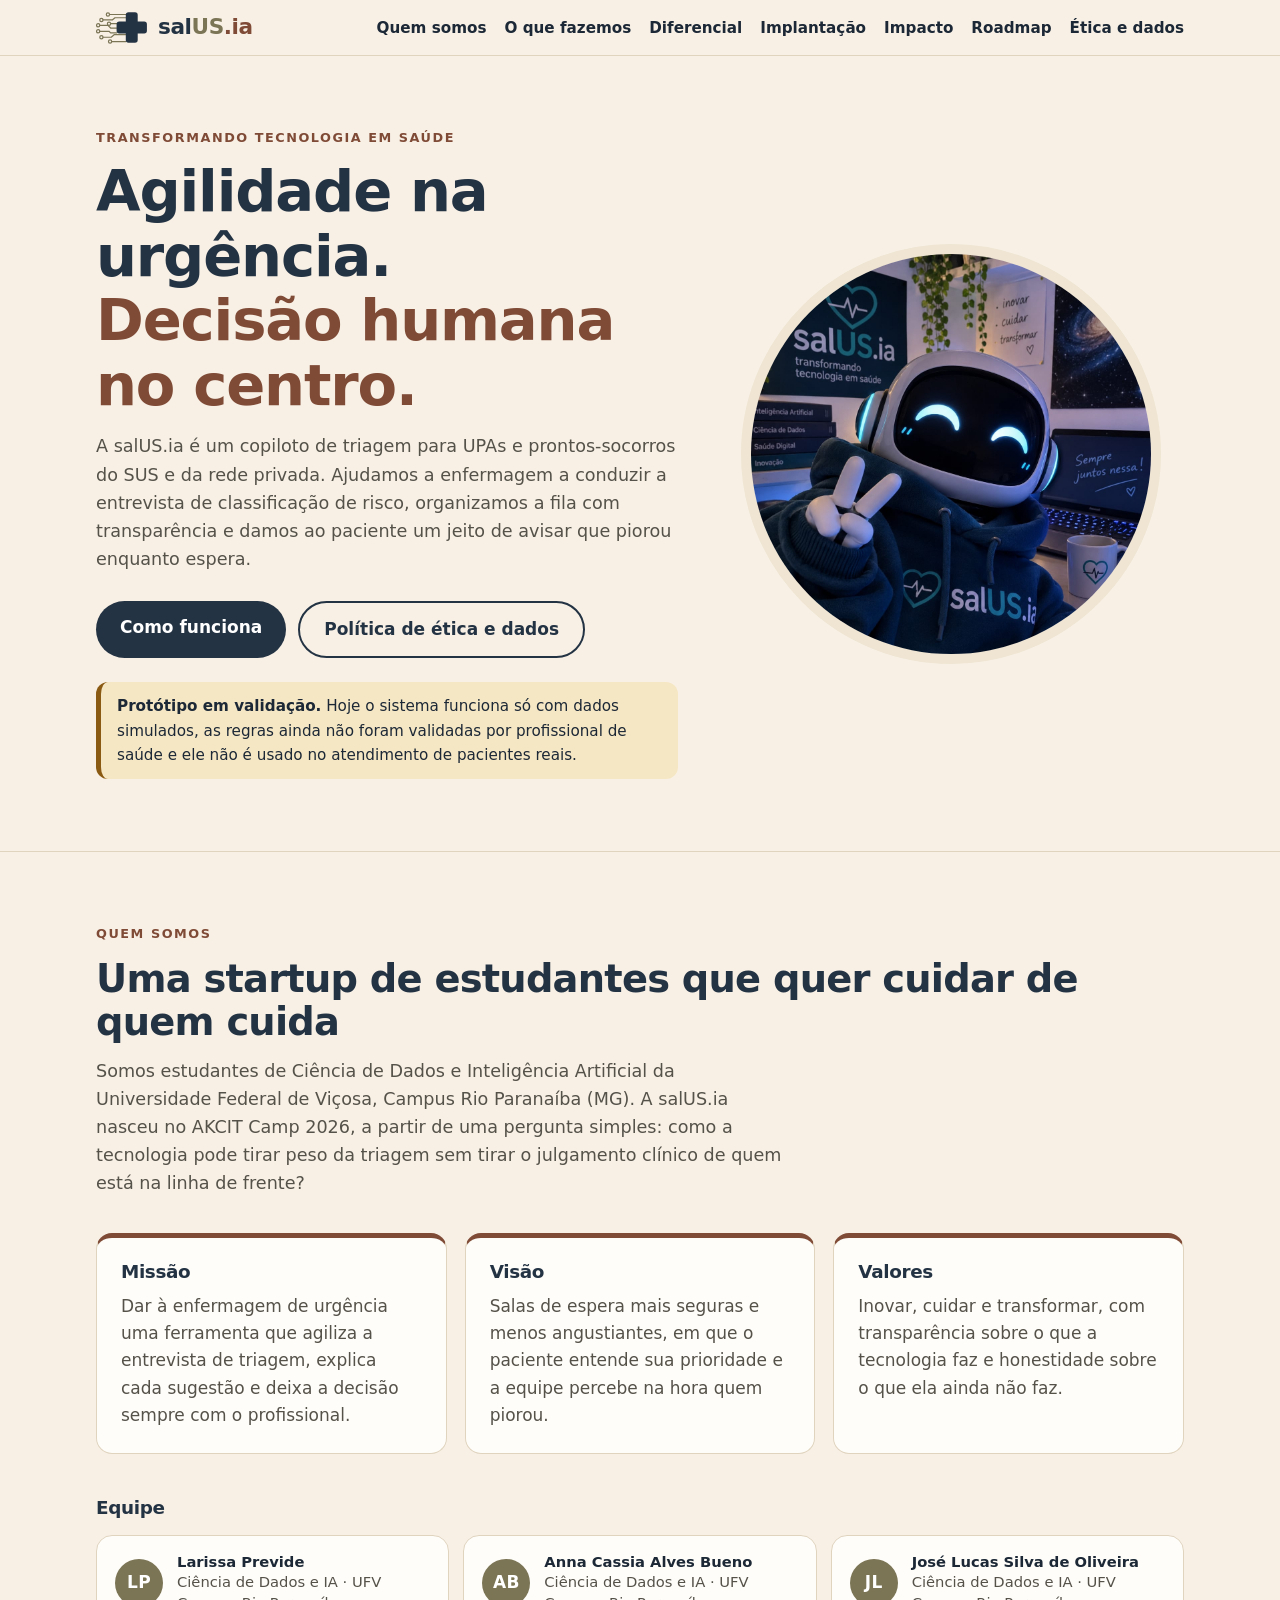
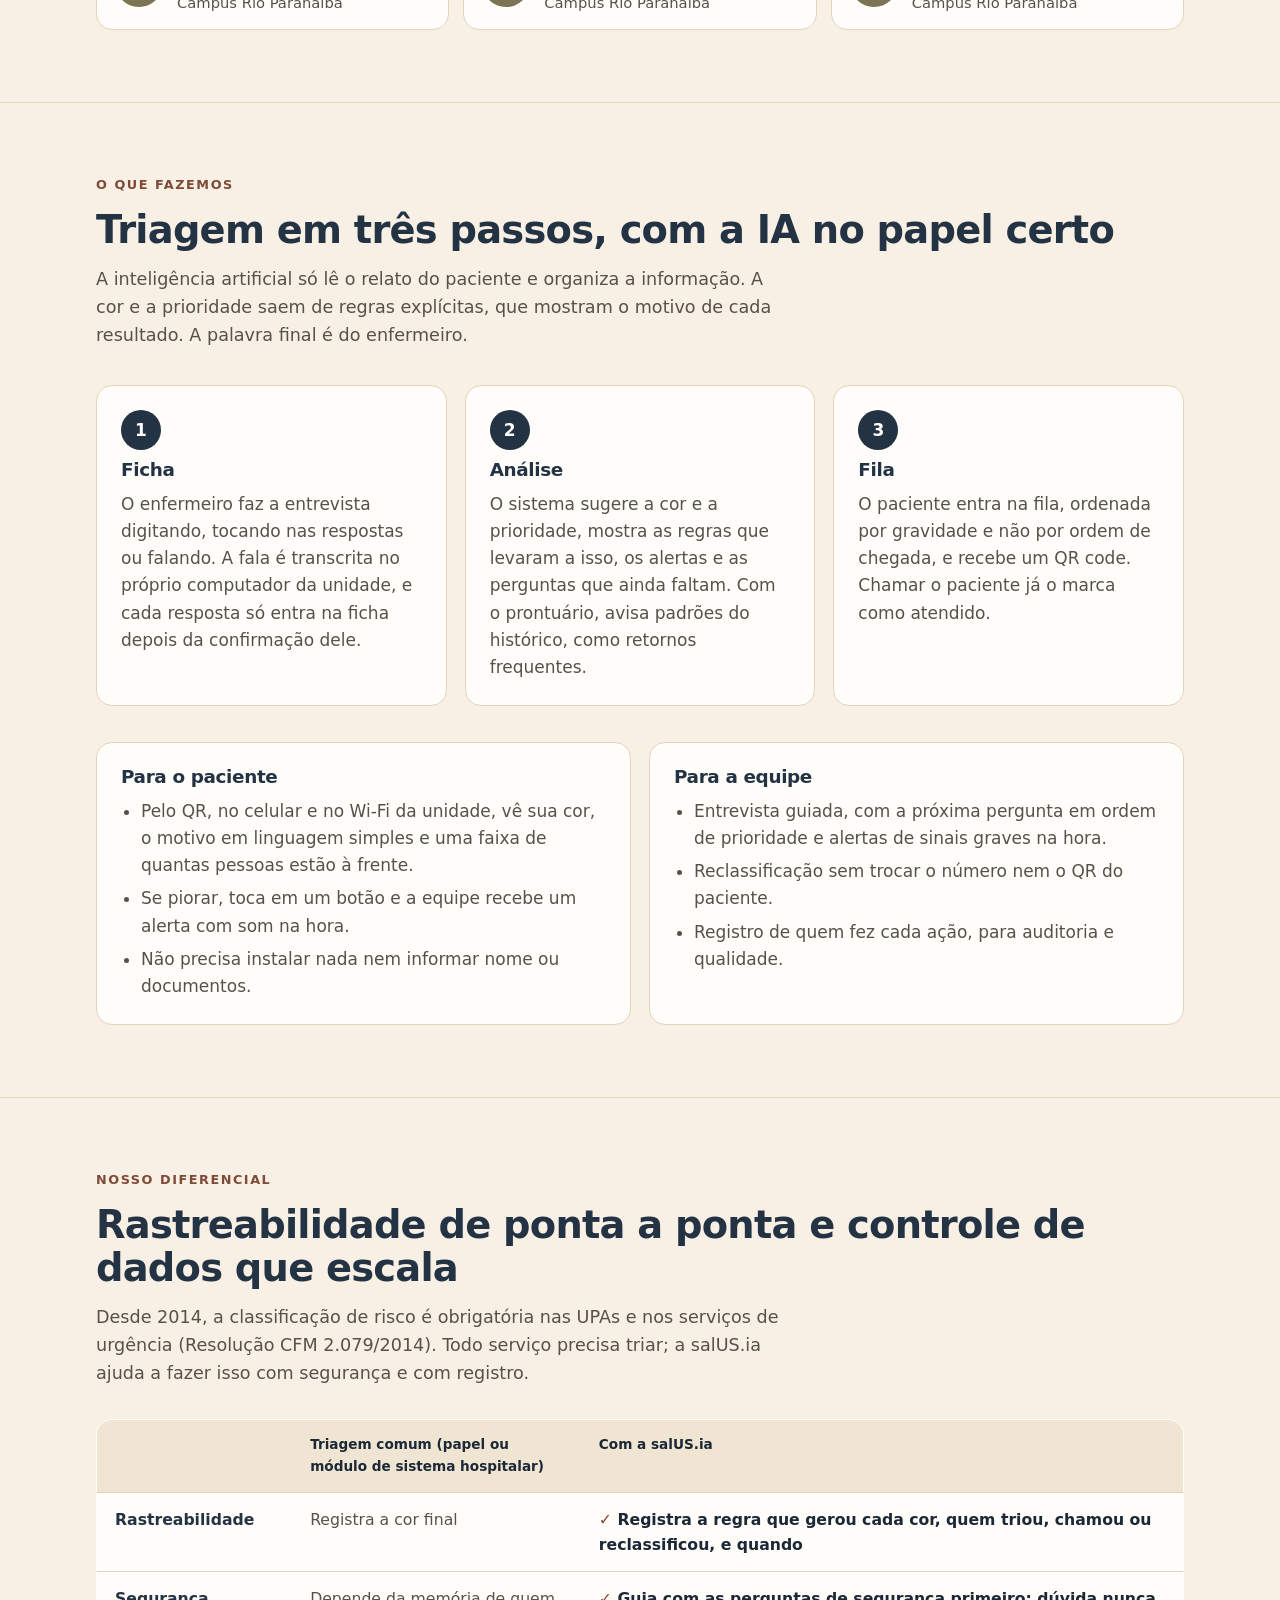
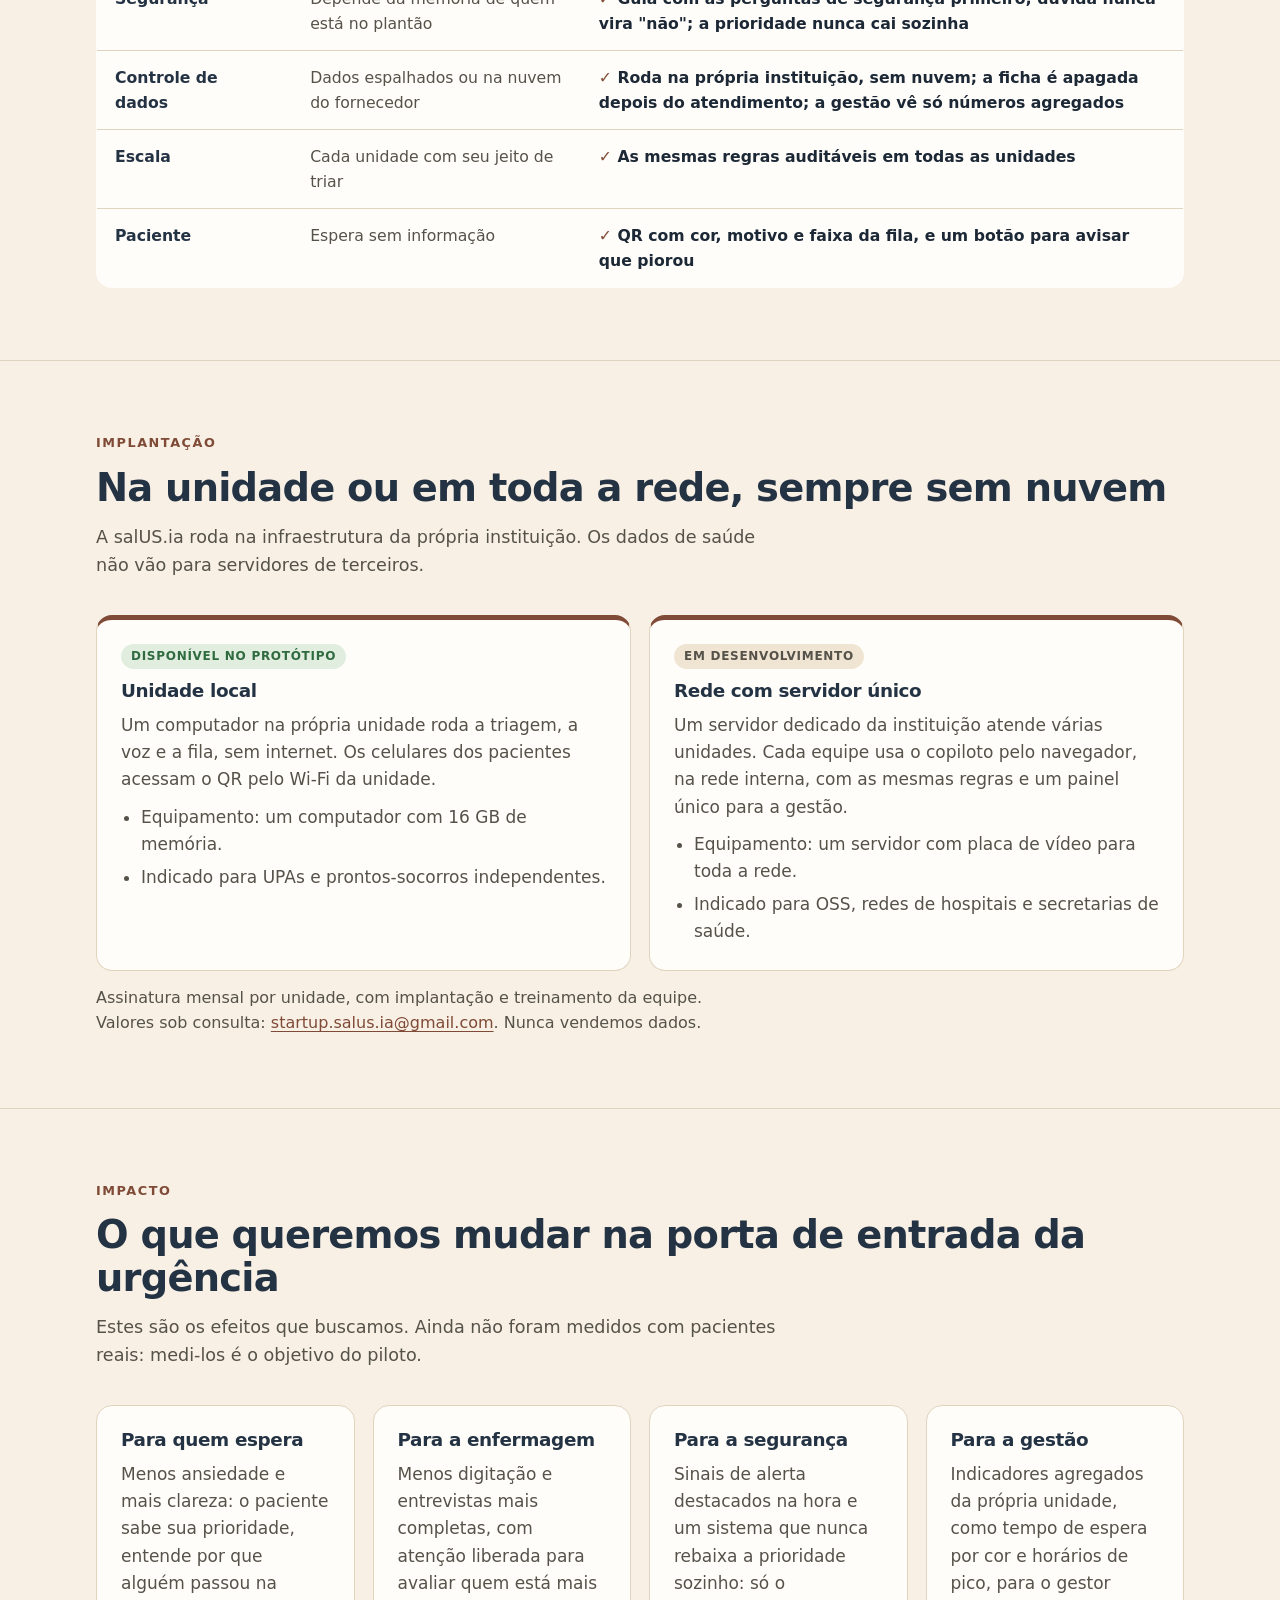
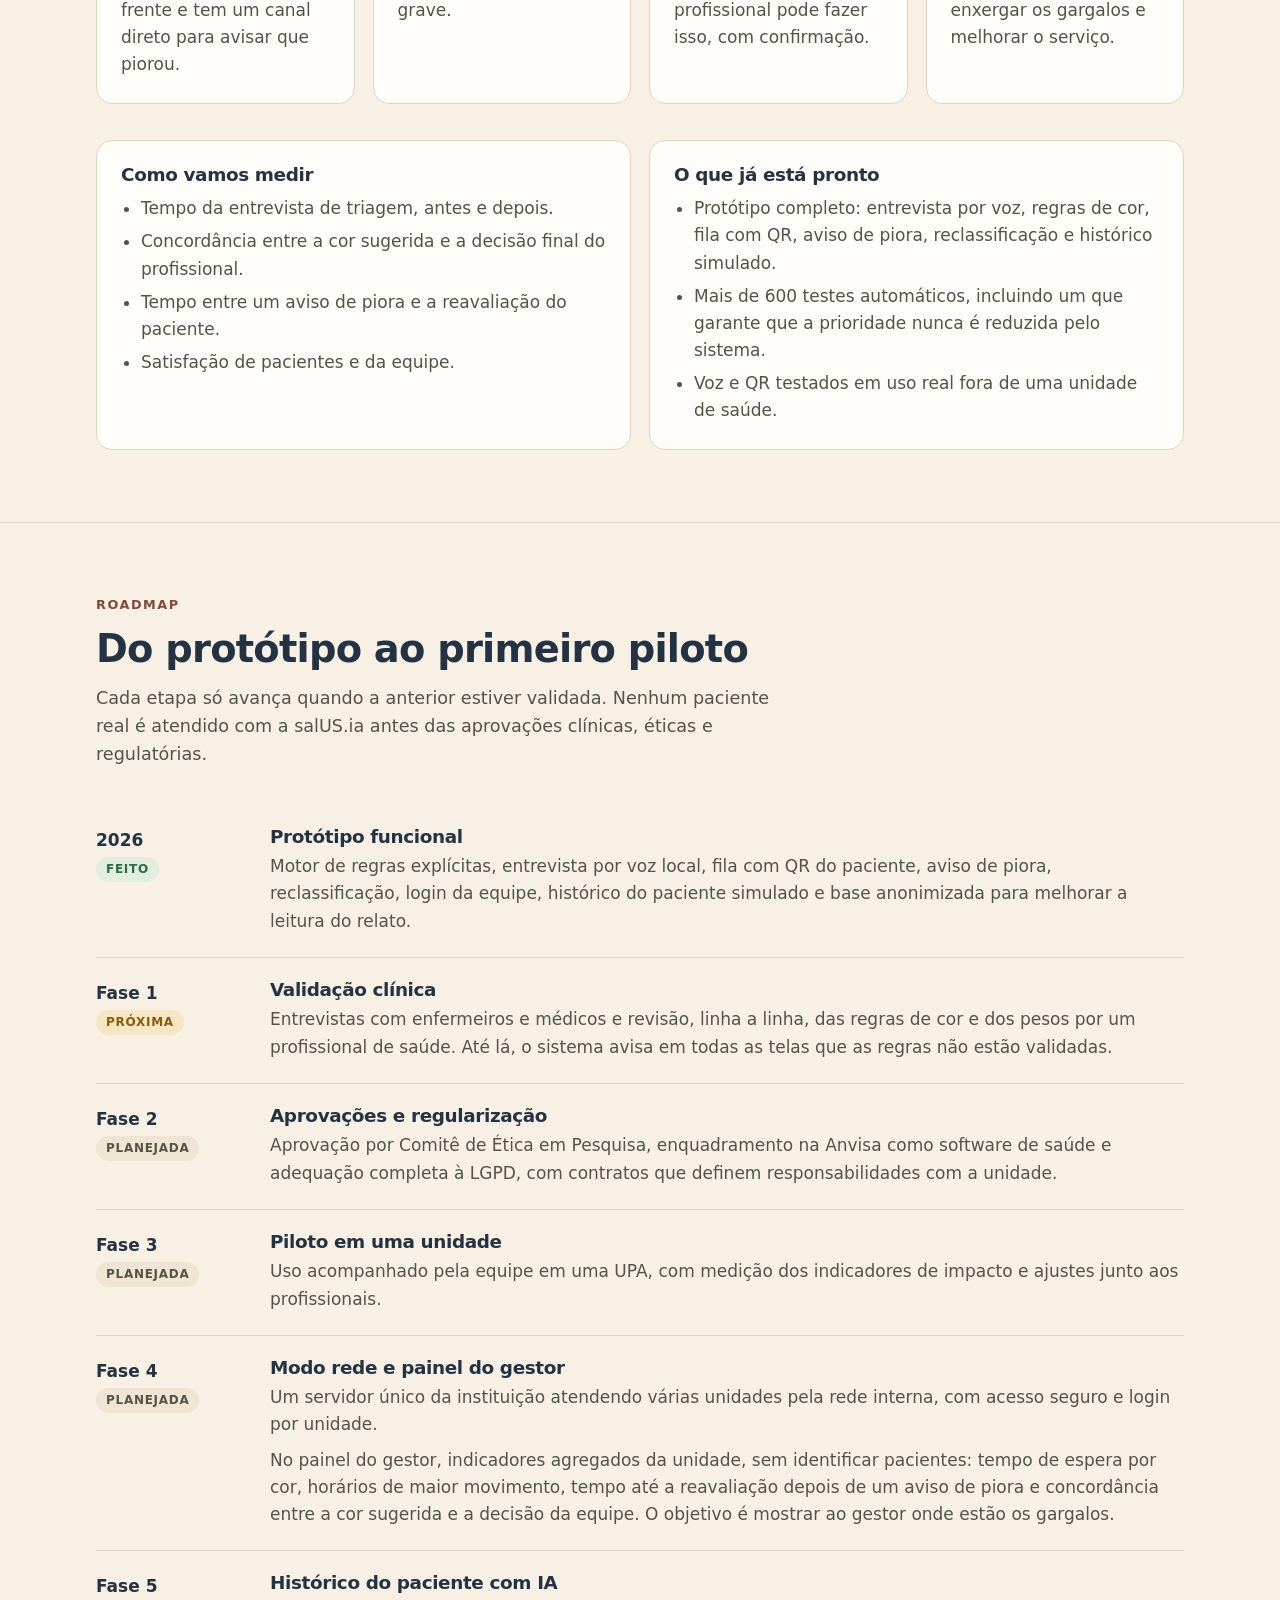
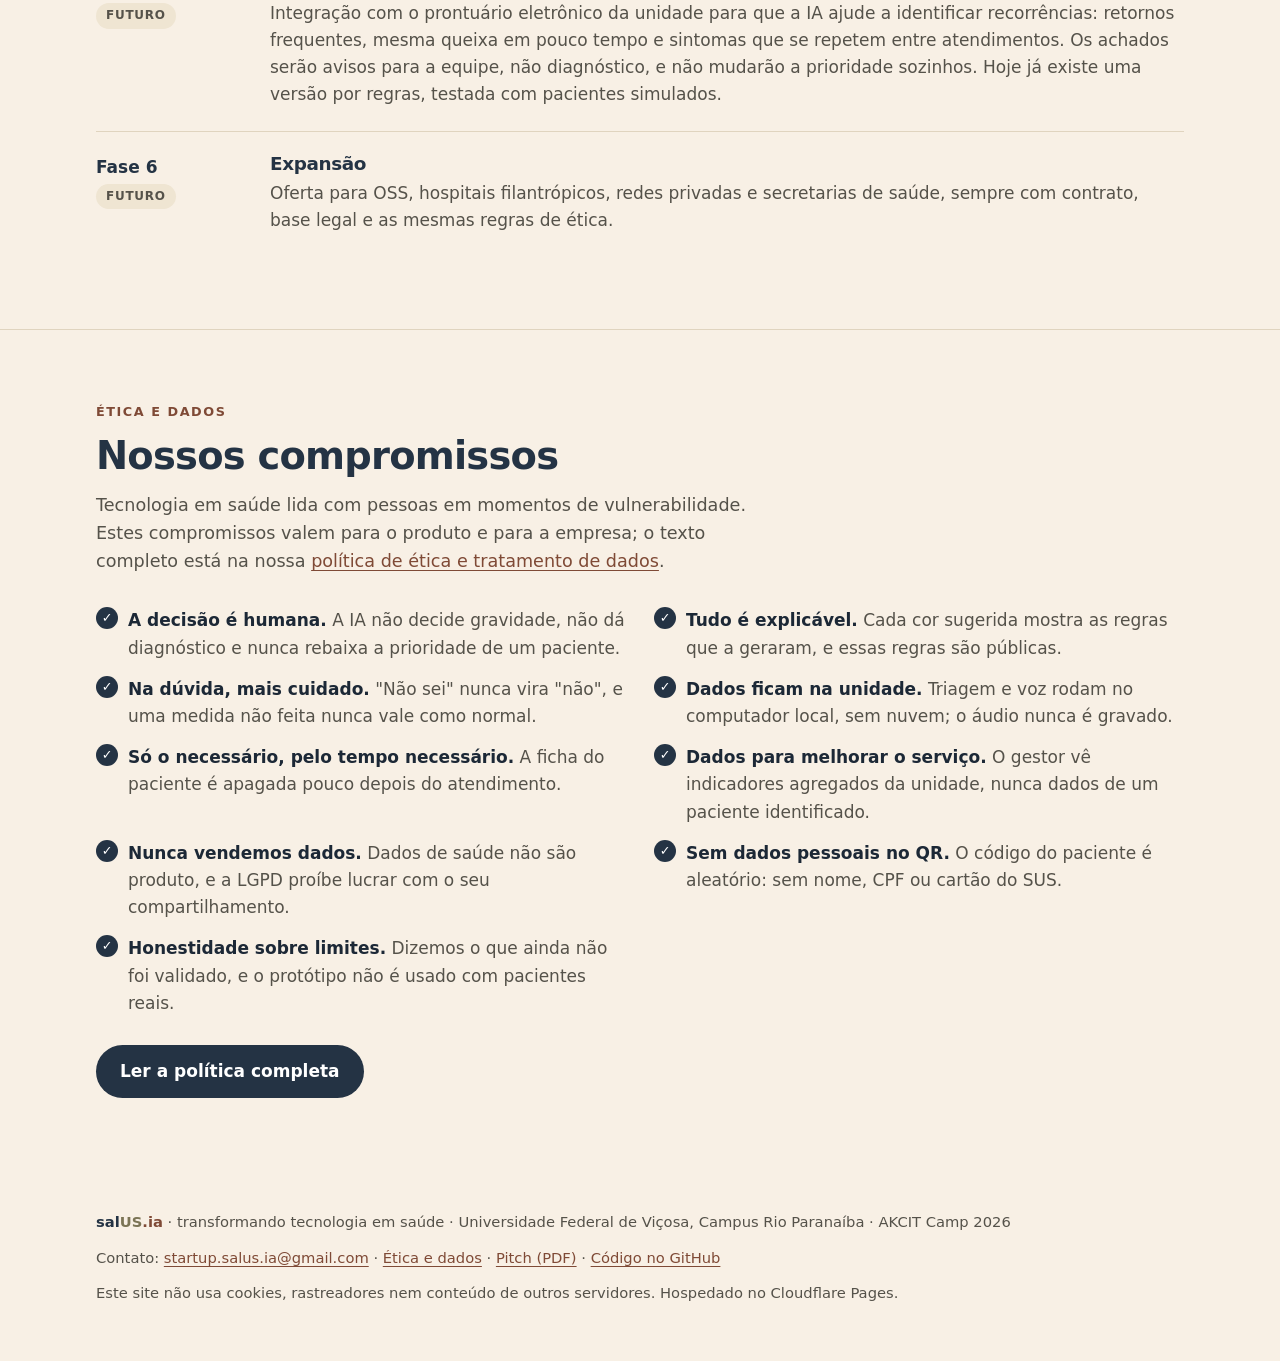
<file: docs/index.html>
<!doctype html>
<html lang="pt-BR">
<head>
<meta charset="utf-8">
<meta name="viewport" content="width=device-width, initial-scale=1">
<title>salUS.ia — copiloto de triagem para urgência e emergência</title>
<meta name="description" content="A salUS.ia é um copiloto de triagem para UPAs e prontos-socorros do SUS e da rede privada. A IA apoia; a decisão é sempre do profissional de saúde.">
<link rel="icon" href="marca/logo.svg" type="image/svg+xml">
<link rel="stylesheet" href="site.css">
</head>
<body>
<a class="pular" href="#conteudo">Ir para o conteúdo</a>

<header class="topo">
  <div class="largura">
    <a class="marca" href="#inicio" aria-label="salUS.ia, início">
      <svg viewBox="0 0 96 64" aria-hidden="true" focusable="false"><g class="trilha"><path d="M25 8H55M13 18H30l5-4H55M7 28H22l5 5H38M27 25H38M7 39H24l3 3H38M13 50H28l6-5H55M29 58H55"/><circle cx="22" cy="8" r="3"/><circle cx="10" cy="18" r="3"/><circle cx="4" cy="28" r="3"/><circle cx="24" cy="25" r="3"/><circle cx="4" cy="39" r="3"/><circle cx="10" cy="50" r="3"/><circle cx="26" cy="58" r="3"/></g><path class="cruz" d="M60 4h12a5 5 0 0 1 5 5v12h12a5 5 0 0 1 5 5v12a5 5 0 0 1-5 5H77v12a5 5 0 0 1-5 5H60a5 5 0 0 1-5-5V43H43a5 5 0 0 1-5-5V26a5 5 0 0 1 5-5h12V9a5 5 0 0 1 5-5z"/></svg>
      <span><span class="n-sal">sal</span><span class="n-us">US</span><span class="n-ia">.ia</span></span>
    </a>
    <nav aria-label="Seções">
      <ul>
        <li><a href="#quem-somos">Quem somos</a></li>
        <li><a href="#o-que-fazemos">O que fazemos</a></li>
        <li><a href="#diferencial">Diferencial</a></li>
        <li><a href="#implantacao">Implantação</a></li>
        <li><a href="#impacto">Impacto</a></li>
        <li><a href="#roadmap">Roadmap</a></li>
        <li><a href="#etica">Ética e dados</a></li>
      </ul>
    </nav>
  </div>
</header>

<main id="conteudo">

<section class="heroi" id="inicio">
  <div class="largura">
    <div>
      <p class="selo">Transformando tecnologia em saúde</p>
      <h1>Agilidade na urgência. <span>Decisão humana no centro.</span></h1>
      <p class="intro">A salUS.ia é um copiloto de triagem para UPAs e prontos-socorros do SUS e da rede privada. Ajudamos a enfermagem a conduzir a entrevista de classificação de risco, organizamos a fila com transparência e damos ao paciente um jeito de avisar que piorou enquanto espera.</p>
      <div class="botoes">
        <a class="botao cheio" href="#o-que-fazemos">Como funciona</a>
        <a class="botao vazio" href="politica.html">Política de ética e dados</a>
      </div>
      <p class="aviso"><strong>Protótipo em validação.</strong> Hoje o sistema funciona só com dados simulados, as regras ainda não foram validadas por profissional de saúde e ele não é usado no atendimento de pacientes reais.</p>
    </div>
    <img class="mascote" src="marca/mascote.jpg" alt="Mascote da salUS.ia: um robô sorridente, de moletom, fazendo sinal de paz" width="1312" height="1199">
  </div>
</section>

<section id="quem-somos">
  <div class="largura">
    <p class="selo">Quem somos</p>
    <h2>Uma startup de estudantes que quer cuidar de quem cuida</h2>
    <p class="intro">Somos estudantes de Ciência de Dados e Inteligência Artificial da Universidade Federal de Viçosa, Campus Rio Paranaíba (MG). A salUS.ia nasceu no AKCIT Camp 2026, a partir de uma pergunta simples: como a tecnologia pode tirar peso da triagem sem tirar o julgamento clínico de quem está na linha de frente?</p>
    <div class="grade g3">
      <div class="cartao topo-cor">
        <h3>Missão</h3>
        <p>Dar à enfermagem de urgência uma ferramenta que agiliza a entrevista de triagem, explica cada sugestão e deixa a decisão sempre com o profissional.</p>
      </div>
      <div class="cartao topo-cor">
        <h3>Visão</h3>
        <p>Salas de espera mais seguras e menos angustiantes, em que o paciente entende sua prioridade e a equipe percebe na hora quem piorou.</p>
      </div>
      <div class="cartao topo-cor">
        <h3>Valores</h3>
        <p>Inovar, cuidar e transformar, com transparência sobre o que a tecnologia faz e honestidade sobre o que ela ainda não faz.</p>
      </div>
    </div>
    <h3 class="subtitulo">Equipe</h3>
    <ul class="equipe">
      <li><span class="inicial" aria-hidden="true">LP</span><span><strong>Larissa Previde</strong>Ciência de Dados e IA · UFV Campus Rio Paranaíba</span></li>
      <li><span class="inicial" aria-hidden="true">AB</span><span><strong>Anna Cassia Alves Bueno</strong>Ciência de Dados e IA · UFV Campus Rio Paranaíba</span></li>
      <li><span class="inicial" aria-hidden="true">JL</span><span><strong>José Lucas Silva de Oliveira</strong>Ciência de Dados e IA · UFV Campus Rio Paranaíba</span></li>
    </ul>
  </div>
</section>

<section id="o-que-fazemos">
  <div class="largura">
    <p class="selo">O que fazemos</p>
    <h2>Triagem em três passos, com a IA no papel certo</h2>
    <p class="intro">A inteligência artificial só lê o relato do paciente e organiza a informação. A cor e a prioridade saem de regras explícitas, que mostram o motivo de cada resultado. A palavra final é do enfermeiro.</p>
    <div class="grade g3">
      <div class="cartao">
        <span class="num">1</span>
        <h3>Ficha</h3>
        <p>O enfermeiro faz a entrevista digitando, tocando nas respostas ou falando. A fala é transcrita no próprio computador da unidade, e cada resposta só entra na ficha depois da confirmação dele.</p>
      </div>
      <div class="cartao">
        <span class="num">2</span>
        <h3>Análise</h3>
        <p>O sistema sugere a cor e a prioridade, mostra as regras que levaram a isso, os alertas e as perguntas que ainda faltam. Com o prontuário, avisa padrões do histórico, como retornos frequentes.</p>
      </div>
      <div class="cartao">
        <span class="num">3</span>
        <h3>Fila</h3>
        <p>O paciente entra na fila, ordenada por gravidade e não por ordem de chegada, e recebe um QR code. Chamar o paciente já o marca como atendido.</p>
      </div>
    </div>
    <div class="grade g2">
      <div class="cartao">
        <h3>Para o paciente</h3>
        <ul class="lista">
          <li>Pelo QR, no celular e no Wi-Fi da unidade, vê sua cor, o motivo em linguagem simples e uma faixa de quantas pessoas estão à frente.</li>
          <li>Se piorar, toca em um botão e a equipe recebe um alerta com som na hora.</li>
          <li>Não precisa instalar nada nem informar nome ou documentos.</li>
        </ul>
      </div>
      <div class="cartao">
        <h3>Para a equipe</h3>
        <ul class="lista">
          <li>Entrevista guiada, com a próxima pergunta em ordem de prioridade e alertas de sinais graves na hora.</li>
          <li>Reclassificação sem trocar o número nem o QR do paciente.</li>
          <li>Registro de quem fez cada ação, para auditoria e qualidade.</li>
        </ul>
      </div>
    </div>
  </div>
</section>

<section id="diferencial">
  <div class="largura">
    <p class="selo">Nosso diferencial</p>
    <h2>Rastreabilidade de ponta a ponta e controle de dados que escala</h2>
    <p class="intro">Desde 2014, a classificação de risco é obrigatória nas UPAs e nos serviços de urgência (Resolução CFM 2.079/2014). Todo serviço precisa triar; a salUS.ia ajuda a fazer isso com segurança e com registro.</p>
    <div class="tabela-rolagem">
    <table class="comparacao">
      <thead><tr><th></th><th>Triagem comum (papel ou módulo de sistema hospitalar)</th><th>Com a salUS.ia</th></tr></thead>
      <tbody>
        <tr><th scope="row">Rastreabilidade</th><td>Registra a cor final</td><td>Registra a regra que gerou cada cor, quem triou, chamou ou reclassificou, e quando</td></tr>
        <tr><th scope="row">Segurança</th><td>Depende da memória de quem está no plantão</td><td>Guia com as perguntas de segurança primeiro; dúvida nunca vira "não"; a prioridade nunca cai sozinha</td></tr>
        <tr><th scope="row">Controle de dados</th><td>Dados espalhados ou na nuvem do fornecedor</td><td>Roda na própria instituição, sem nuvem; a ficha é apagada depois do atendimento; a gestão vê só números agregados</td></tr>
        <tr><th scope="row">Escala</th><td>Cada unidade com seu jeito de triar</td><td>As mesmas regras auditáveis em todas as unidades</td></tr>
        <tr><th scope="row">Paciente</th><td>Espera sem informação</td><td>QR com cor, motivo e faixa da fila, e um botão para avisar que piorou</td></tr>
      </tbody>
    </table>
    </div>
  </div>
</section>

<section id="implantacao">
  <div class="largura">
    <p class="selo">Implantação</p>
    <h2>Na unidade ou em toda a rede, sempre sem nuvem</h2>
    <p class="intro">A salUS.ia roda na infraestrutura da própria instituição. Os dados de saúde não vão para servidores de terceiros.</p>
    <div class="grade g2">
      <div class="cartao topo-cor">
        <span class="estado feito">Disponível no protótipo</span>
        <h3>Unidade local</h3>
        <p>Um computador na própria unidade roda a triagem, a voz e a fila, sem internet. Os celulares dos pacientes acessam o QR pelo Wi-Fi da unidade.</p>
        <ul class="lista">
          <li>Equipamento: um computador com 16 GB de memória.</li>
          <li>Indicado para UPAs e prontos-socorros independentes.</li>
        </ul>
      </div>
      <div class="cartao topo-cor">
        <span class="estado depois">Em desenvolvimento</span>
        <h3>Rede com servidor único</h3>
        <p>Um servidor dedicado da instituição atende várias unidades. Cada equipe usa o copiloto pelo navegador, na rede interna, com as mesmas regras e um painel único para a gestão.</p>
        <ul class="lista">
          <li>Equipamento: um servidor com placa de vídeo para toda a rede.</li>
          <li>Indicado para OSS, redes de hospitais e secretarias de saúde.</li>
        </ul>
      </div>
    </div>
    <p class="intro" style="font-size:1rem">Assinatura mensal por unidade, com implantação e treinamento da equipe. Valores sob consulta: <a href="mailto:startup.salus.ia@gmail.com">startup.salus.ia@gmail.com</a>. Nunca vendemos dados.</p>
  </div>
</section>

<section id="impacto">
  <div class="largura">
    <p class="selo">Impacto</p>
    <h2>O que queremos mudar na porta de entrada da urgência</h2>
    <p class="intro">Estes são os efeitos que buscamos. Ainda não foram medidos com pacientes reais: medi-los é o objetivo do piloto.</p>
    <div class="grade g4">
      <div class="cartao">
        <h3>Para quem espera</h3>
        <p>Menos ansiedade e mais clareza: o paciente sabe sua prioridade, entende por que alguém passou na frente e tem um canal direto para avisar que piorou.</p>
      </div>
      <div class="cartao">
        <h3>Para a enfermagem</h3>
        <p>Menos digitação e entrevistas mais completas, com atenção liberada para avaliar quem está mais grave.</p>
      </div>
      <div class="cartao">
        <h3>Para a segurança</h3>
        <p>Sinais de alerta destacados na hora e um sistema que nunca rebaixa a prioridade sozinho: só o profissional pode fazer isso, com confirmação.</p>
      </div>
      <div class="cartao">
        <h3>Para a gestão</h3>
        <p>Indicadores agregados da própria unidade, como tempo de espera por cor e horários de pico, para o gestor enxergar os gargalos e melhorar o serviço.</p>
      </div>
    </div>
    <div class="grade g2">
      <div class="cartao">
        <h3>Como vamos medir</h3>
        <ul class="lista">
          <li>Tempo da entrevista de triagem, antes e depois.</li>
          <li>Concordância entre a cor sugerida e a decisão final do profissional.</li>
          <li>Tempo entre um aviso de piora e a reavaliação do paciente.</li>
          <li>Satisfação de pacientes e da equipe.</li>
        </ul>
      </div>
      <div class="cartao">
        <h3>O que já está pronto</h3>
        <ul class="lista">
          <li>Protótipo completo: entrevista por voz, regras de cor, fila com QR, aviso de piora, reclassificação e histórico simulado.</li>
          <li>Mais de 600 testes automáticos, incluindo um que garante que a prioridade nunca é reduzida pelo sistema.</li>
          <li>Voz e QR testados em uso real fora de uma unidade de saúde.</li>
        </ul>
      </div>
    </div>
  </div>
</section>

<section id="roadmap">
  <div class="largura">
    <p class="selo">Roadmap</p>
    <h2>Do protótipo ao primeiro piloto</h2>
    <p class="intro">Cada etapa só avança quando a anterior estiver validada. Nenhum paciente real é atendido com a salUS.ia antes das aprovações clínicas, éticas e regulatórias.</p>
    <ol class="linha-tempo">
      <li>
        <span class="quando">2026<br><span class="estado feito">Feito</span></span>
        <div><h3>Protótipo funcional</h3><p>Motor de regras explícitas, entrevista por voz local, fila com QR do paciente, aviso de piora, reclassificação, login da equipe, histórico do paciente simulado e base anonimizada para melhorar a leitura do relato.</p></div>
      </li>
      <li>
        <span class="quando">Fase 1<br><span class="estado agora">Próxima</span></span>
        <div><h3>Validação clínica</h3><p>Entrevistas com enfermeiros e médicos e revisão, linha a linha, das regras de cor e dos pesos por um profissional de saúde. Até lá, o sistema avisa em todas as telas que as regras não estão validadas.</p></div>
      </li>
      <li>
        <span class="quando">Fase 2<br><span class="estado depois">Planejada</span></span>
        <div><h3>Aprovações e regularização</h3><p>Aprovação por Comitê de Ética em Pesquisa, enquadramento na Anvisa como software de saúde e adequação completa à LGPD, com contratos que definem responsabilidades com a unidade.</p></div>
      </li>
      <li>
        <span class="quando">Fase 3<br><span class="estado depois">Planejada</span></span>
        <div><h3>Piloto em uma unidade</h3><p>Uso acompanhado pela equipe em uma UPA, com medição dos indicadores de impacto e ajustes junto aos profissionais.</p></div>
      </li>
      <li>
        <span class="quando">Fase 4<br><span class="estado depois">Planejada</span></span>
        <div><h3>Modo rede e painel do gestor</h3><p>Um servidor único da instituição atendendo várias unidades pela rede interna, com acesso seguro e login por unidade.</p><p style="margin-top:8px">No painel do gestor, indicadores agregados da unidade, sem identificar pacientes: tempo de espera por cor, horários de maior movimento, tempo até a reavaliação depois de um aviso de piora e concordância entre a cor sugerida e a decisão da equipe. O objetivo é mostrar ao gestor onde estão os gargalos.</p></div>
      </li>
      <li>
        <span class="quando">Fase 5<br><span class="estado depois">Futuro</span></span>
        <div><h3>Histórico do paciente com IA</h3><p>Integração com o prontuário eletrônico da unidade para que a IA ajude a identificar recorrências: retornos frequentes, mesma queixa em pouco tempo e sintomas que se repetem entre atendimentos. Os achados serão avisos para a equipe, não diagnóstico, e não mudarão a prioridade sozinhos. Hoje já existe uma versão por regras, testada com pacientes simulados.</p></div>
      </li>
      <li>
        <span class="quando">Fase 6<br><span class="estado depois">Futuro</span></span>
        <div><h3>Expansão</h3><p>Oferta para OSS, hospitais filantrópicos, redes privadas e secretarias de saúde, sempre com contrato, base legal e as mesmas regras de ética.</p></div>
      </li>
    </ol>
  </div>
</section>

<section id="etica">
  <div class="largura">
    <p class="selo">Ética e dados</p>
    <h2>Nossos compromissos</h2>
    <p class="intro">Tecnologia em saúde lida com pessoas em momentos de vulnerabilidade. Estes compromissos valem para o produto e para a empresa; o texto completo está na nossa <a href="politica.html">política de ética e tratamento de dados</a>.</p>
    <ul class="compromissos">
      <li><strong>A decisão é humana.</strong> A IA não decide gravidade, não dá diagnóstico e nunca rebaixa a prioridade de um paciente.</li>
      <li><strong>Tudo é explicável.</strong> Cada cor sugerida mostra as regras que a geraram, e essas regras são públicas.</li>
      <li><strong>Na dúvida, mais cuidado.</strong> "Não sei" nunca vira "não", e uma medida não feita nunca vale como normal.</li>
      <li><strong>Dados ficam na unidade.</strong> Triagem e voz rodam no computador local, sem nuvem; o áudio nunca é gravado.</li>
      <li><strong>Só o necessário, pelo tempo necessário.</strong> A ficha do paciente é apagada pouco depois do atendimento.</li>
      <li><strong>Dados para melhorar o serviço.</strong> O gestor vê indicadores agregados da unidade, nunca dados de um paciente identificado.</li>
      <li><strong>Nunca vendemos dados.</strong> Dados de saúde não são produto, e a LGPD proíbe lucrar com o seu compartilhamento.</li>
      <li><strong>Sem dados pessoais no QR.</strong> O código do paciente é aleatório: sem nome, CPF ou cartão do SUS.</li>
      <li><strong>Honestidade sobre limites.</strong> Dizemos o que ainda não foi validado, e o protótipo não é usado com pacientes reais.</li>
    </ul>
    <div class="botoes"><a class="botao cheio" href="politica.html">Ler a política completa</a></div>
  </div>
</section>

</main>

<footer class="rodape">
  <div class="largura">
    <p><strong><span class="n-sal">sal</span><span class="n-us">US</span><span class="n-ia">.ia</span></strong> · transformando tecnologia em saúde · Universidade Federal de Viçosa, Campus Rio Paranaíba · AKCIT Camp 2026</p>
    <p>Contato: <a href="mailto:startup.salus.ia@gmail.com">startup.salus.ia@gmail.com</a> · <a href="politica.html">Ética e dados</a> · <a href="apresentacao/pitch_deck.pdf">Pitch (PDF)</a> · <a href="https://github.com/ZLucas24/Salus-IA">Código no GitHub</a></p>
    <p>Este site não usa cookies, rastreadores nem conteúdo de outros servidores. Hospedado no Cloudflare Pages.</p>
  </div>
</footer>
</body>
</html>
</file>
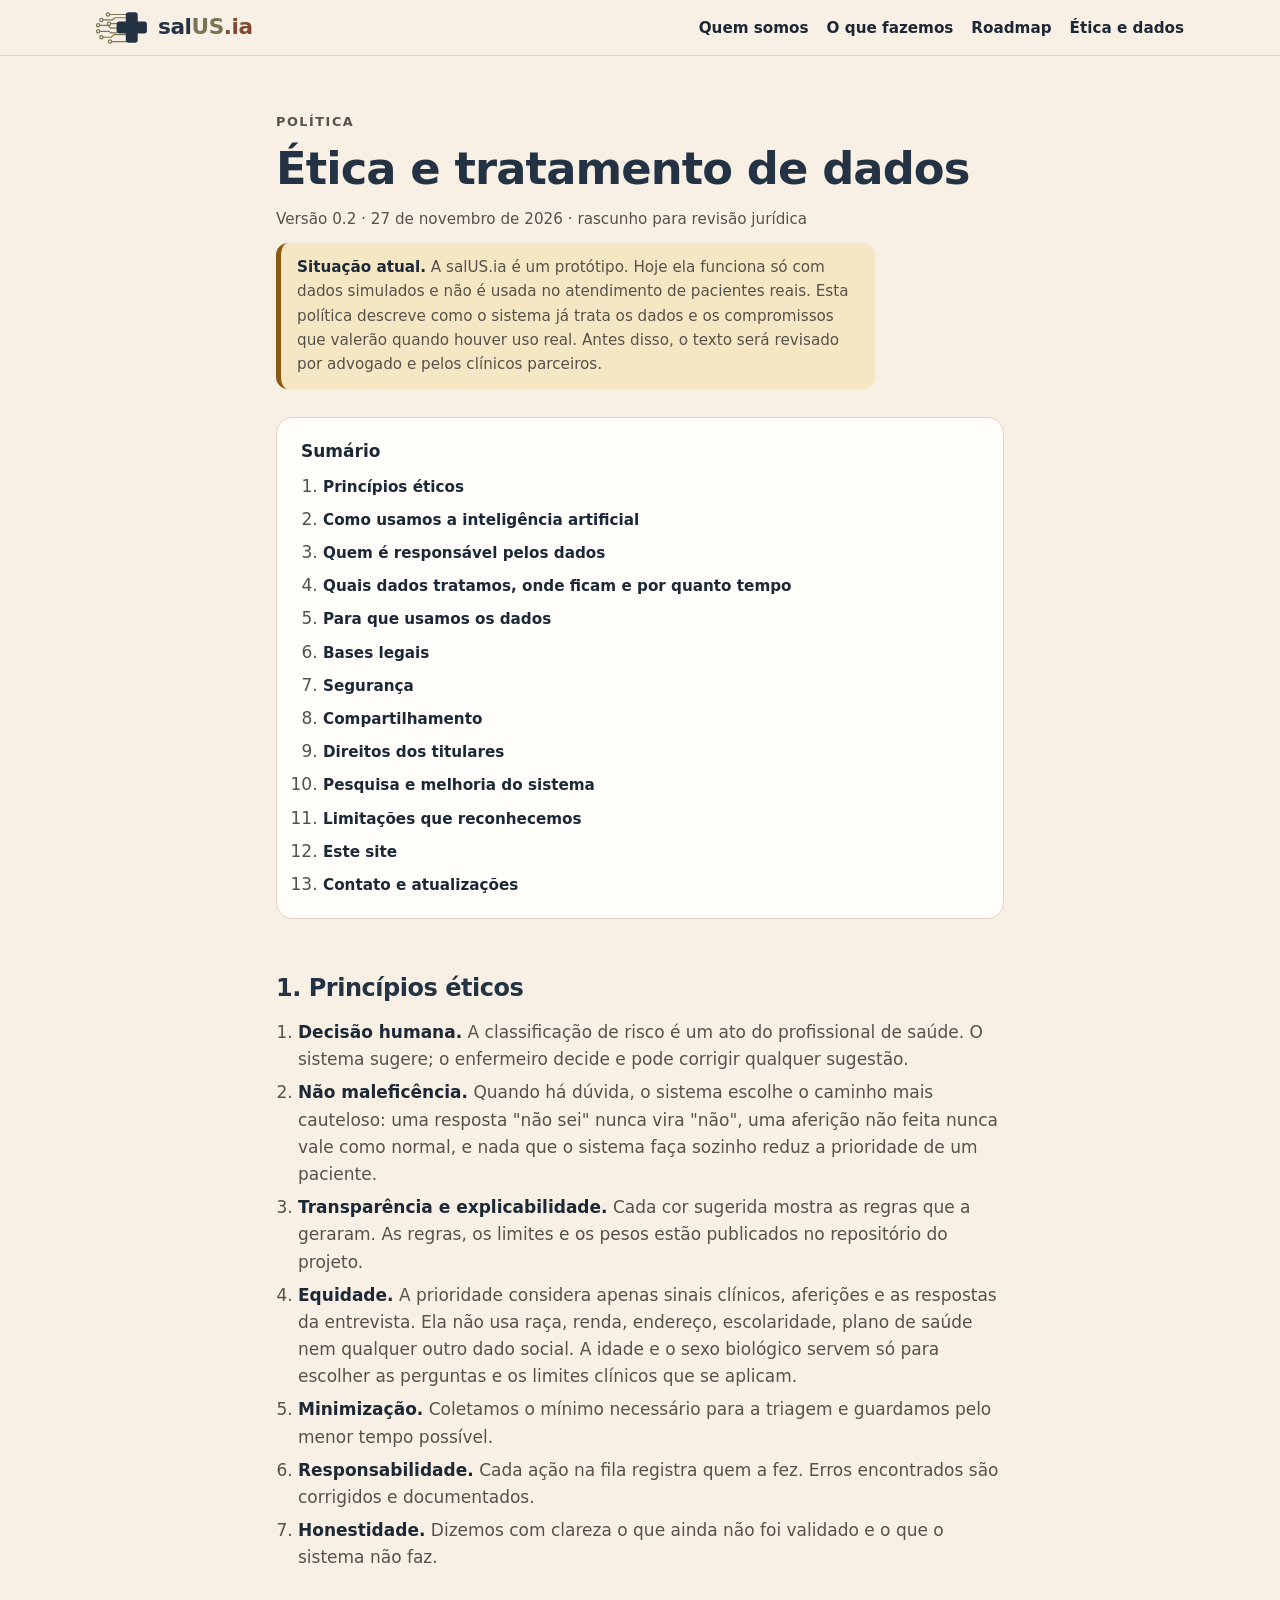
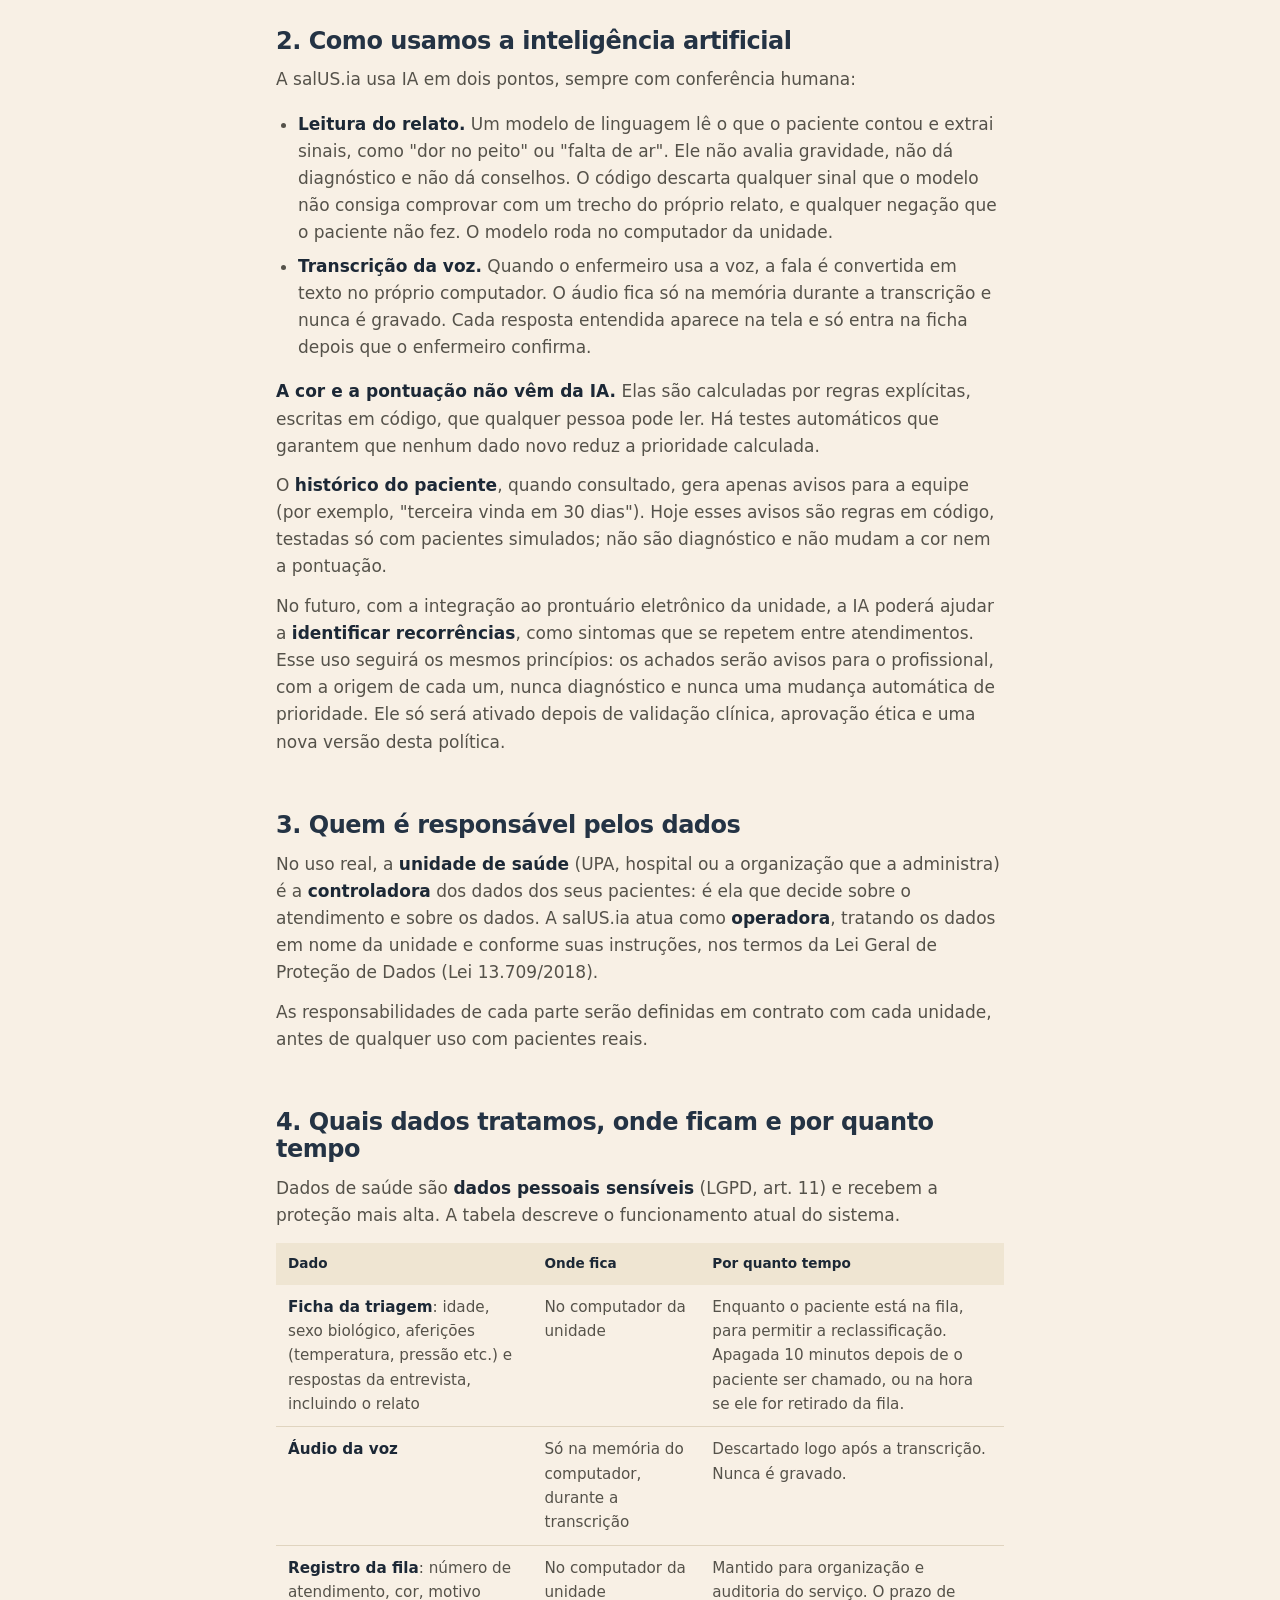
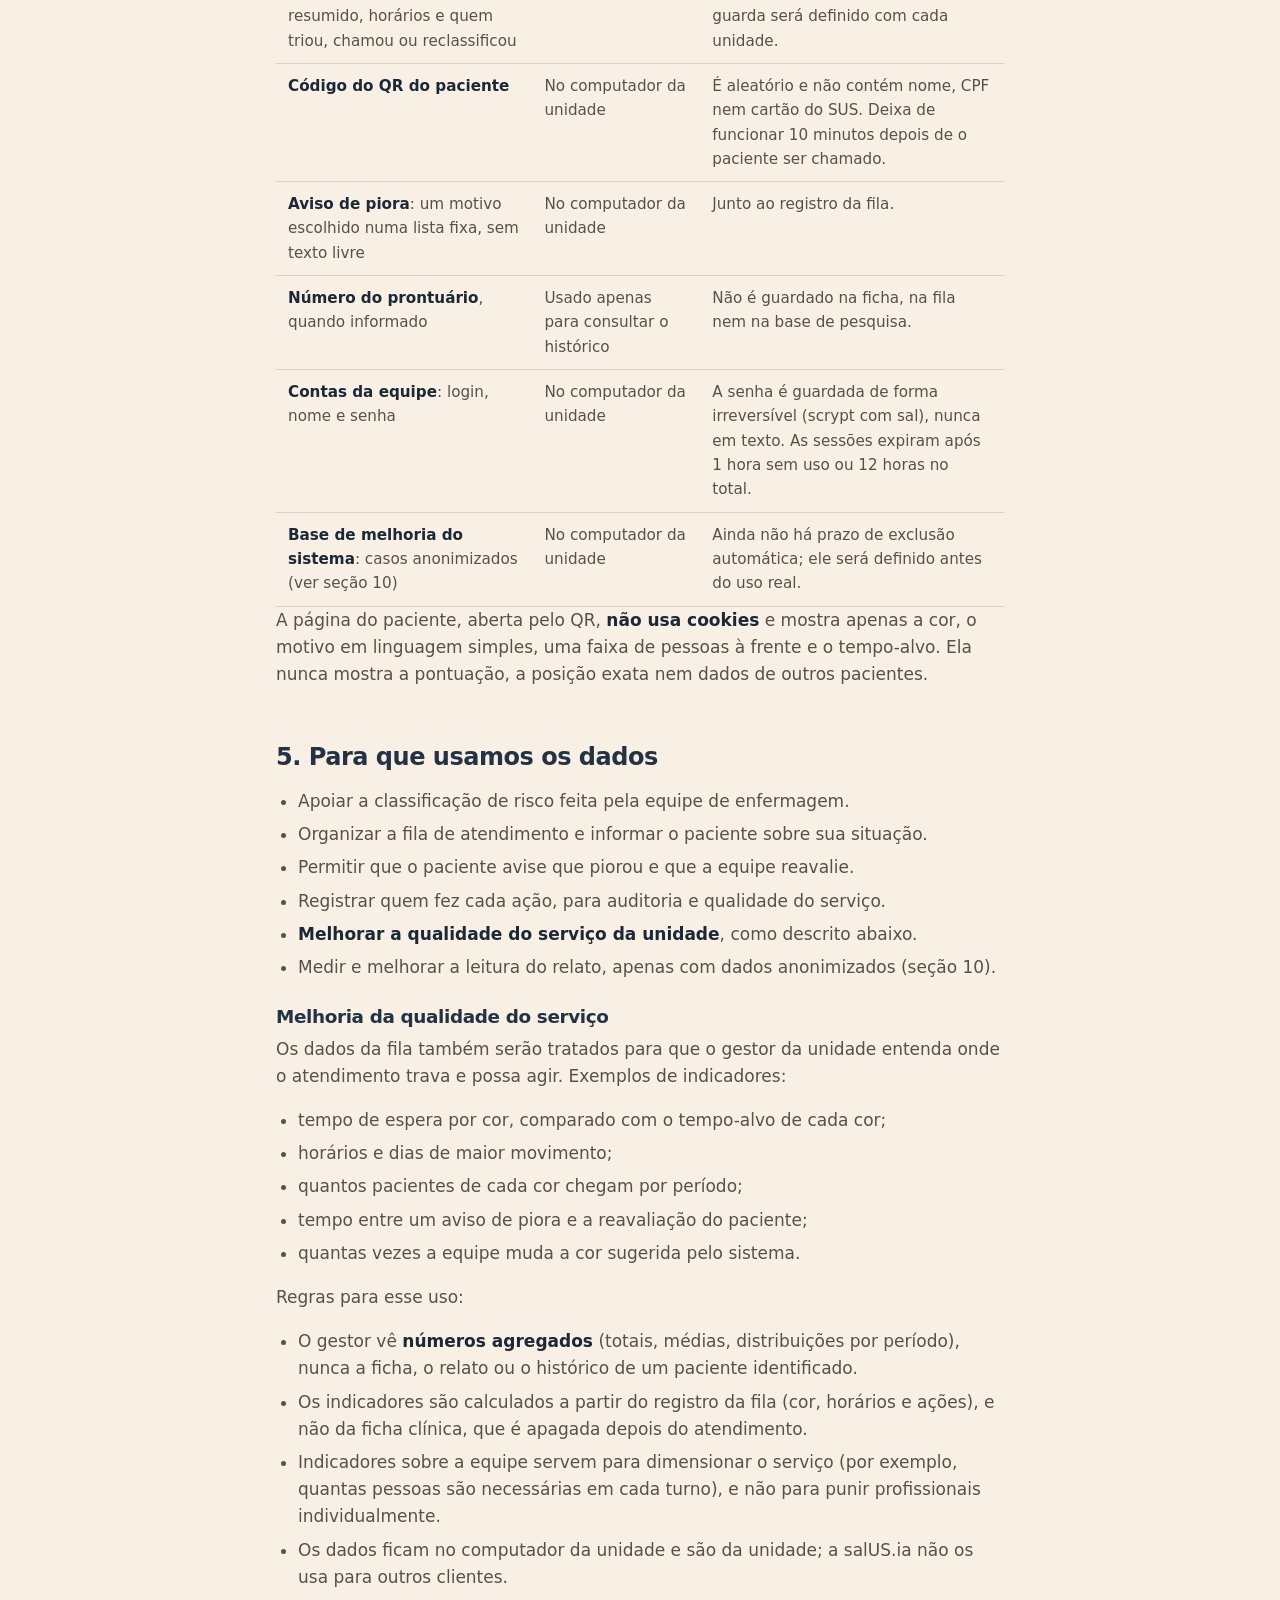
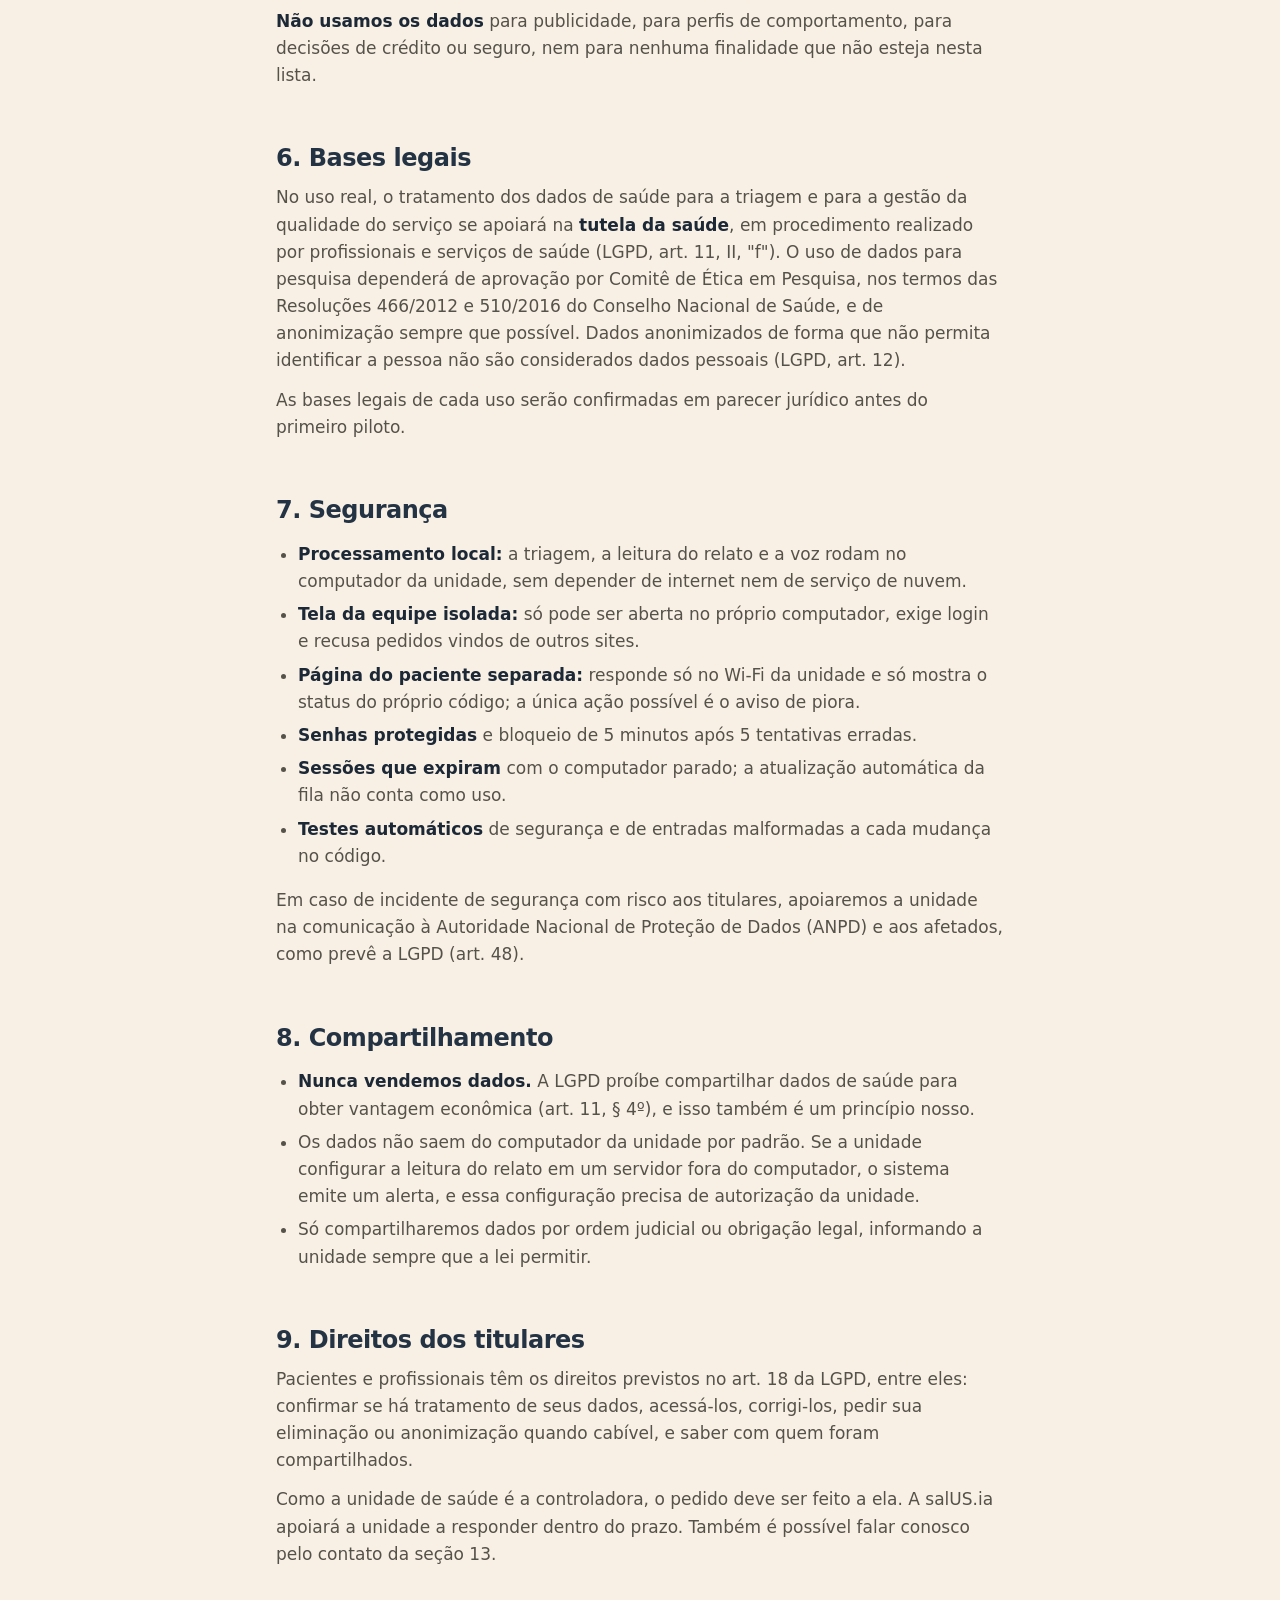
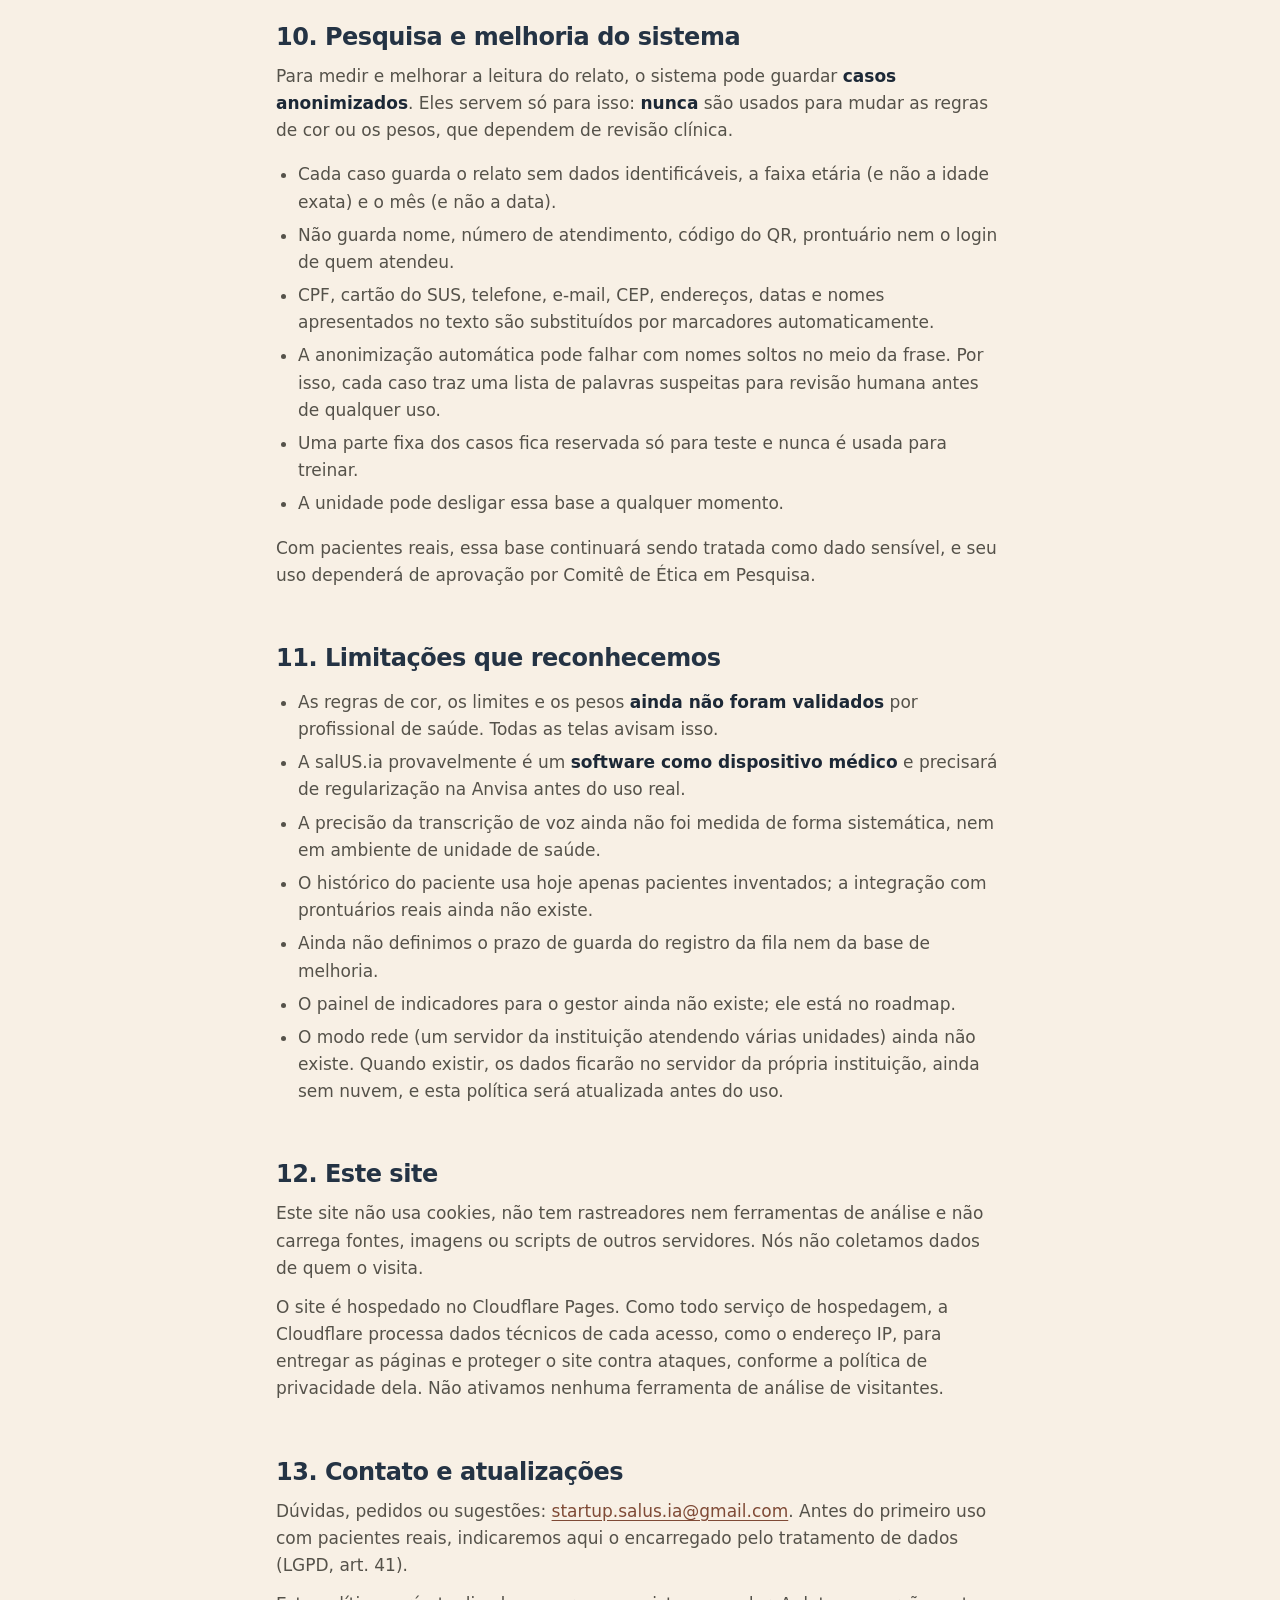
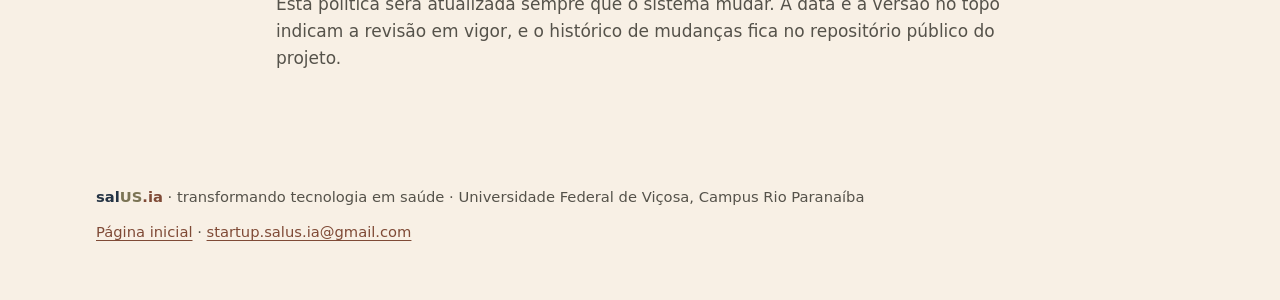
<file: docs/politica.html>
<!doctype html>
<html lang="pt-BR">
<head>
<meta charset="utf-8">
<meta name="viewport" content="width=device-width, initial-scale=1">
<title>Política de ética e tratamento de dados — salUS.ia</title>
<meta name="description" content="Como a salUS.ia usa a inteligência artificial na triagem e como trata os dados de pacientes e profissionais de saúde.">
<link rel="icon" href="marca/logo.svg" type="image/svg+xml">
<link rel="stylesheet" href="site.css">
</head>
<body>
<a class="pular" href="#conteudo">Ir para o conteúdo</a>

<header class="topo">
  <div class="largura">
    <a class="marca" href="index.html" aria-label="salUS.ia, página inicial">
      <svg viewBox="0 0 96 64" aria-hidden="true" focusable="false"><g class="trilha"><path d="M25 8H55M13 18H30l5-4H55M7 28H22l5 5H38M27 25H38M7 39H24l3 3H38M13 50H28l6-5H55M29 58H55"/><circle cx="22" cy="8" r="3"/><circle cx="10" cy="18" r="3"/><circle cx="4" cy="28" r="3"/><circle cx="24" cy="25" r="3"/><circle cx="4" cy="39" r="3"/><circle cx="10" cy="50" r="3"/><circle cx="26" cy="58" r="3"/></g><path class="cruz" d="M60 4h12a5 5 0 0 1 5 5v12h12a5 5 0 0 1 5 5v12a5 5 0 0 1-5 5H77v12a5 5 0 0 1-5 5H60a5 5 0 0 1-5-5V43H43a5 5 0 0 1-5-5V26a5 5 0 0 1 5-5h12V9a5 5 0 0 1 5-5z"/></svg>
      <span><span class="n-sal">sal</span><span class="n-us">US</span><span class="n-ia">.ia</span></span>
    </a>
    <nav aria-label="Seções">
      <ul>
        <li><a href="index.html#quem-somos">Quem somos</a></li>
        <li><a href="index.html#o-que-fazemos">O que fazemos</a></li>
        <li><a href="index.html#roadmap">Roadmap</a></li>
        <li><a href="politica.html" aria-current="page">Ética e dados</a></li>
      </ul>
    </nav>
  </div>
</header>

<main id="conteudo" class="documento">
  <p class="selo">Política</p>
  <h1>Ética e tratamento de dados</h1>
  <p class="meta">Versão 0.2 · 27 de novembro de 2026 · rascunho para revisão jurídica</p>

  <p class="aviso"><strong>Situação atual.</strong> A salUS.ia é um protótipo. Hoje ela funciona só com dados simulados e não é usada no atendimento de pacientes reais. Esta política descreve como o sistema já trata os dados e os compromissos que valerão quando houver uso real. Antes disso, o texto será revisado por advogado e pelos clínicos parceiros.</p>

  <nav class="sumario" aria-label="Sumário">
    <strong>Sumário</strong>
    <ol>
      <li><a href="#principios">Princípios éticos</a></li>
      <li><a href="#ia">Como usamos a inteligência artificial</a></li>
      <li><a href="#papeis">Quem é responsável pelos dados</a></li>
      <li><a href="#dados">Quais dados tratamos, onde ficam e por quanto tempo</a></li>
      <li><a href="#finalidade">Para que usamos os dados</a></li>
      <li><a href="#base-legal">Bases legais</a></li>
      <li><a href="#seguranca">Segurança</a></li>
      <li><a href="#compartilhamento">Compartilhamento</a></li>
      <li><a href="#direitos">Direitos dos titulares</a></li>
      <li><a href="#pesquisa">Pesquisa e melhoria do sistema</a></li>
      <li><a href="#limites">Limitações que reconhecemos</a></li>
      <li><a href="#site">Este site</a></li>
      <li><a href="#contato">Contato e atualizações</a></li>
    </ol>
  </nav>

  <h2 id="principios">1. Princípios éticos</h2>
  <ol>
    <li><strong>Decisão humana.</strong> A classificação de risco é um ato do profissional de saúde. O sistema sugere; o enfermeiro decide e pode corrigir qualquer sugestão.</li>
    <li><strong>Não maleficência.</strong> Quando há dúvida, o sistema escolhe o caminho mais cauteloso: uma resposta "não sei" nunca vira "não", uma aferição não feita nunca vale como normal, e nada que o sistema faça sozinho reduz a prioridade de um paciente.</li>
    <li><strong>Transparência e explicabilidade.</strong> Cada cor sugerida mostra as regras que a geraram. As regras, os limites e os pesos estão publicados no repositório do projeto.</li>
    <li><strong>Equidade.</strong> A prioridade considera apenas sinais clínicos, aferições e as respostas da entrevista. Ela não usa raça, renda, endereço, escolaridade, plano de saúde nem qualquer outro dado social. A idade e o sexo biológico servem só para escolher as perguntas e os limites clínicos que se aplicam.</li>
    <li><strong>Minimização.</strong> Coletamos o mínimo necessário para a triagem e guardamos pelo menor tempo possível.</li>
    <li><strong>Responsabilidade.</strong> Cada ação na fila registra quem a fez. Erros encontrados são corrigidos e documentados.</li>
    <li><strong>Honestidade.</strong> Dizemos com clareza o que ainda não foi validado e o que o sistema não faz.</li>
  </ol>

  <h2 id="ia">2. Como usamos a inteligência artificial</h2>
  <p>A salUS.ia usa IA em dois pontos, sempre com conferência humana:</p>
  <ul>
    <li><strong>Leitura do relato.</strong> Um modelo de linguagem lê o que o paciente contou e extrai sinais, como "dor no peito" ou "falta de ar". Ele não avalia gravidade, não dá diagnóstico e não dá conselhos. O código descarta qualquer sinal que o modelo não consiga comprovar com um trecho do próprio relato, e qualquer negação que o paciente não fez. O modelo roda no computador da unidade.</li>
    <li><strong>Transcrição da voz.</strong> Quando o enfermeiro usa a voz, a fala é convertida em texto no próprio computador. O áudio fica só na memória durante a transcrição e nunca é gravado. Cada resposta entendida aparece na tela e só entra na ficha depois que o enfermeiro confirma.</li>
  </ul>
  <p><strong>A cor e a pontuação não vêm da IA.</strong> Elas são calculadas por regras explícitas, escritas em código, que qualquer pessoa pode ler. Há testes automáticos que garantem que nenhum dado novo reduz a prioridade calculada.</p>
  <p>O <strong>histórico do paciente</strong>, quando consultado, gera apenas avisos para a equipe (por exemplo, "terceira vinda em 30 dias"). Hoje esses avisos são regras em código, testadas só com pacientes simulados; não são diagnóstico e não mudam a cor nem a pontuação.</p>
  <p>No futuro, com a integração ao prontuário eletrônico da unidade, a IA poderá ajudar a <strong>identificar recorrências</strong>, como sintomas que se repetem entre atendimentos. Esse uso seguirá os mesmos princípios: os achados serão avisos para o profissional, com a origem de cada um, nunca diagnóstico e nunca uma mudança automática de prioridade. Ele só será ativado depois de validação clínica, aprovação ética e uma nova versão desta política.</p>

  <h2 id="papeis">3. Quem é responsável pelos dados</h2>
  <p>No uso real, a <strong>unidade de saúde</strong> (UPA, hospital ou a organização que a administra) é a <strong>controladora</strong> dos dados dos seus pacientes: é ela que decide sobre o atendimento e sobre os dados. A salUS.ia atua como <strong>operadora</strong>, tratando os dados em nome da unidade e conforme suas instruções, nos termos da Lei Geral de Proteção de Dados (Lei 13.709/2018).</p>
  <p>As responsabilidades de cada parte serão definidas em contrato com cada unidade, antes de qualquer uso com pacientes reais.</p>

  <h2 id="dados">4. Quais dados tratamos, onde ficam e por quanto tempo</h2>
  <p>Dados de saúde são <strong>dados pessoais sensíveis</strong> (LGPD, art. 11) e recebem a proteção mais alta. A tabela descreve o funcionamento atual do sistema.</p>
  <div class="tabela-rolagem">
  <table class="tabela">
    <thead><tr><th>Dado</th><th>Onde fica</th><th>Por quanto tempo</th></tr></thead>
    <tbody>
      <tr><td><strong>Ficha da triagem</strong>: idade, sexo biológico, aferições (temperatura, pressão etc.) e respostas da entrevista, incluindo o relato</td><td>No computador da unidade</td><td>Enquanto o paciente está na fila, para permitir a reclassificação. Apagada 10 minutos depois de o paciente ser chamado, ou na hora se ele for retirado da fila.</td></tr>
      <tr><td><strong>Áudio da voz</strong></td><td>Só na memória do computador, durante a transcrição</td><td>Descartado logo após a transcrição. Nunca é gravado.</td></tr>
      <tr><td><strong>Registro da fila</strong>: número de atendimento, cor, motivo resumido, horários e quem triou, chamou ou reclassificou</td><td>No computador da unidade</td><td>Mantido para organização e auditoria do serviço. O prazo de guarda será definido com cada unidade.</td></tr>
      <tr><td><strong>Código do QR do paciente</strong></td><td>No computador da unidade</td><td>É aleatório e não contém nome, CPF nem cartão do SUS. Deixa de funcionar 10 minutos depois de o paciente ser chamado.</td></tr>
      <tr><td><strong>Aviso de piora</strong>: um motivo escolhido numa lista fixa, sem texto livre</td><td>No computador da unidade</td><td>Junto ao registro da fila.</td></tr>
      <tr><td><strong>Número do prontuário</strong>, quando informado</td><td>Usado apenas para consultar o histórico</td><td>Não é guardado na ficha, na fila nem na base de pesquisa.</td></tr>
      <tr><td><strong>Contas da equipe</strong>: login, nome e senha</td><td>No computador da unidade</td><td>A senha é guardada de forma irreversível (scrypt com sal), nunca em texto. As sessões expiram após 1 hora sem uso ou 12 horas no total.</td></tr>
      <tr><td><strong>Base de melhoria do sistema</strong>: casos anonimizados (ver seção 10)</td><td>No computador da unidade</td><td>Ainda não há prazo de exclusão automática; ele será definido antes do uso real.</td></tr>
    </tbody>
  </table>
  </div>
  <p>A página do paciente, aberta pelo QR, <strong>não usa cookies</strong> e mostra apenas a cor, o motivo em linguagem simples, uma faixa de pessoas à frente e o tempo-alvo. Ela nunca mostra a pontuação, a posição exata nem dados de outros pacientes.</p>

  <h2 id="finalidade">5. Para que usamos os dados</h2>
  <ul>
    <li>Apoiar a classificação de risco feita pela equipe de enfermagem.</li>
    <li>Organizar a fila de atendimento e informar o paciente sobre sua situação.</li>
    <li>Permitir que o paciente avise que piorou e que a equipe reavalie.</li>
    <li>Registrar quem fez cada ação, para auditoria e qualidade do serviço.</li>
    <li><strong>Melhorar a qualidade do serviço da unidade</strong>, como descrito abaixo.</li>
    <li>Medir e melhorar a leitura do relato, apenas com dados anonimizados (seção 10).</li>
  </ul>
  <h3>Melhoria da qualidade do serviço</h3>
  <p>Os dados da fila também serão tratados para que o gestor da unidade entenda onde o atendimento trava e possa agir. Exemplos de indicadores:</p>
  <ul>
    <li>tempo de espera por cor, comparado com o tempo-alvo de cada cor;</li>
    <li>horários e dias de maior movimento;</li>
    <li>quantos pacientes de cada cor chegam por período;</li>
    <li>tempo entre um aviso de piora e a reavaliação do paciente;</li>
    <li>quantas vezes a equipe muda a cor sugerida pelo sistema.</li>
  </ul>
  <p>Regras para esse uso:</p>
  <ul>
    <li>O gestor vê <strong>números agregados</strong> (totais, médias, distribuições por período), nunca a ficha, o relato ou o histórico de um paciente identificado.</li>
    <li>Os indicadores são calculados a partir do registro da fila (cor, horários e ações), e não da ficha clínica, que é apagada depois do atendimento.</li>
    <li>Indicadores sobre a equipe servem para dimensionar o serviço (por exemplo, quantas pessoas são necessárias em cada turno), e não para punir profissionais individualmente.</li>
    <li>Os dados ficam no computador da unidade e são da unidade; a salUS.ia não os usa para outros clientes.</li>
  </ul>
  <p><strong>Não usamos os dados</strong> para publicidade, para perfis de comportamento, para decisões de crédito ou seguro, nem para nenhuma finalidade que não esteja nesta lista.</p>

  <h2 id="base-legal">6. Bases legais</h2>
  <p>No uso real, o tratamento dos dados de saúde para a triagem e para a gestão da qualidade do serviço se apoiará na <strong>tutela da saúde</strong>, em procedimento realizado por profissionais e serviços de saúde (LGPD, art. 11, II, "f"). O uso de dados para pesquisa dependerá de aprovação por Comitê de Ética em Pesquisa, nos termos das Resoluções 466/2012 e 510/2016 do Conselho Nacional de Saúde, e de anonimização sempre que possível. Dados anonimizados de forma que não permita identificar a pessoa não são considerados dados pessoais (LGPD, art. 12).</p>
  <p>As bases legais de cada uso serão confirmadas em parecer jurídico antes do primeiro piloto.</p>

  <h2 id="seguranca">7. Segurança</h2>
  <ul>
    <li><strong>Processamento local:</strong> a triagem, a leitura do relato e a voz rodam no computador da unidade, sem depender de internet nem de serviço de nuvem.</li>
    <li><strong>Tela da equipe isolada:</strong> só pode ser aberta no próprio computador, exige login e recusa pedidos vindos de outros sites.</li>
    <li><strong>Página do paciente separada:</strong> responde só no Wi-Fi da unidade e só mostra o status do próprio código; a única ação possível é o aviso de piora.</li>
    <li><strong>Senhas protegidas</strong> e bloqueio de 5 minutos após 5 tentativas erradas.</li>
    <li><strong>Sessões que expiram</strong> com o computador parado; a atualização automática da fila não conta como uso.</li>
    <li><strong>Testes automáticos</strong> de segurança e de entradas malformadas a cada mudança no código.</li>
  </ul>
  <p>Em caso de incidente de segurança com risco aos titulares, apoiaremos a unidade na comunicação à Autoridade Nacional de Proteção de Dados (ANPD) e aos afetados, como prevê a LGPD (art. 48).</p>

  <h2 id="compartilhamento">8. Compartilhamento</h2>
  <ul>
    <li><strong>Nunca vendemos dados.</strong> A LGPD proíbe compartilhar dados de saúde para obter vantagem econômica (art. 11, § 4º), e isso também é um princípio nosso.</li>
    <li>Os dados não saem do computador da unidade por padrão. Se a unidade configurar a leitura do relato em um servidor fora do computador, o sistema emite um alerta, e essa configuração precisa de autorização da unidade.</li>
    <li>Só compartilharemos dados por ordem judicial ou obrigação legal, informando a unidade sempre que a lei permitir.</li>
  </ul>

  <h2 id="direitos">9. Direitos dos titulares</h2>
  <p>Pacientes e profissionais têm os direitos previstos no art. 18 da LGPD, entre eles: confirmar se há tratamento de seus dados, acessá-los, corrigi-los, pedir sua eliminação ou anonimização quando cabível, e saber com quem foram compartilhados.</p>
  <p>Como a unidade de saúde é a controladora, o pedido deve ser feito a ela. A salUS.ia apoiará a unidade a responder dentro do prazo. Também é possível falar conosco pelo contato da seção 13.</p>

  <h2 id="pesquisa">10. Pesquisa e melhoria do sistema</h2>
  <p>Para medir e melhorar a leitura do relato, o sistema pode guardar <strong>casos anonimizados</strong>. Eles servem só para isso: <strong>nunca</strong> são usados para mudar as regras de cor ou os pesos, que dependem de revisão clínica.</p>
  <ul>
    <li>Cada caso guarda o relato sem dados identificáveis, a faixa etária (e não a idade exata) e o mês (e não a data).</li>
    <li>Não guarda nome, número de atendimento, código do QR, prontuário nem o login de quem atendeu.</li>
    <li>CPF, cartão do SUS, telefone, e-mail, CEP, endereços, datas e nomes apresentados no texto são substituídos por marcadores automaticamente.</li>
    <li>A anonimização automática pode falhar com nomes soltos no meio da frase. Por isso, cada caso traz uma lista de palavras suspeitas para revisão humana antes de qualquer uso.</li>
    <li>Uma parte fixa dos casos fica reservada só para teste e nunca é usada para treinar.</li>
    <li>A unidade pode desligar essa base a qualquer momento.</li>
  </ul>
  <p>Com pacientes reais, essa base continuará sendo tratada como dado sensível, e seu uso dependerá de aprovação por Comitê de Ética em Pesquisa.</p>

  <h2 id="limites">11. Limitações que reconhecemos</h2>
  <ul>
    <li>As regras de cor, os limites e os pesos <strong>ainda não foram validados</strong> por profissional de saúde. Todas as telas avisam isso.</li>
    <li>A salUS.ia provavelmente é um <strong>software como dispositivo médico</strong> e precisará de regularização na Anvisa antes do uso real.</li>
    <li>A precisão da transcrição de voz ainda não foi medida de forma sistemática, nem em ambiente de unidade de saúde.</li>
    <li>O histórico do paciente usa hoje apenas pacientes inventados; a integração com prontuários reais ainda não existe.</li>
    <li>Ainda não definimos o prazo de guarda do registro da fila nem da base de melhoria.</li>
    <li>O painel de indicadores para o gestor ainda não existe; ele está no roadmap.</li>
    <li>O modo rede (um servidor da instituição atendendo várias unidades) ainda não existe. Quando existir, os dados ficarão no servidor da própria instituição, ainda sem nuvem, e esta política será atualizada antes do uso.</li>
  </ul>

  <h2 id="site">12. Este site</h2>
  <p>Este site não usa cookies, não tem rastreadores nem ferramentas de análise e não carrega fontes, imagens ou scripts de outros servidores. Nós não coletamos dados de quem o visita.</p>
  <p>O site é hospedado no Cloudflare Pages. Como todo serviço de hospedagem, a Cloudflare processa dados técnicos de cada acesso, como o endereço IP, para entregar as páginas e proteger o site contra ataques, conforme a política de privacidade dela. Não ativamos nenhuma ferramenta de análise de visitantes.</p>

  <h2 id="contato">13. Contato e atualizações</h2>
  <p>Dúvidas, pedidos ou sugestões: <a href="mailto:startup.salus.ia@gmail.com">startup.salus.ia@gmail.com</a>. Antes do primeiro uso com pacientes reais, indicaremos aqui o encarregado pelo tratamento de dados (LGPD, art. 41).</p>
  <p>Esta política será atualizada sempre que o sistema mudar. A data e a versão no topo indicam a revisão em vigor, e o histórico de mudanças fica no repositório público do projeto.</p>
</main>

<footer class="rodape">
  <div class="largura">
    <p><strong><span class="n-sal">sal</span><span class="n-us">US</span><span class="n-ia">.ia</span></strong> · transformando tecnologia em saúde · Universidade Federal de Viçosa, Campus Rio Paranaíba</p>
    <p><a href="index.html">Página inicial</a> · <a href="mailto:startup.salus.ia@gmail.com">startup.salus.ia@gmail.com</a></p>
  </div>
</footer>
</body>
</html>
</file>
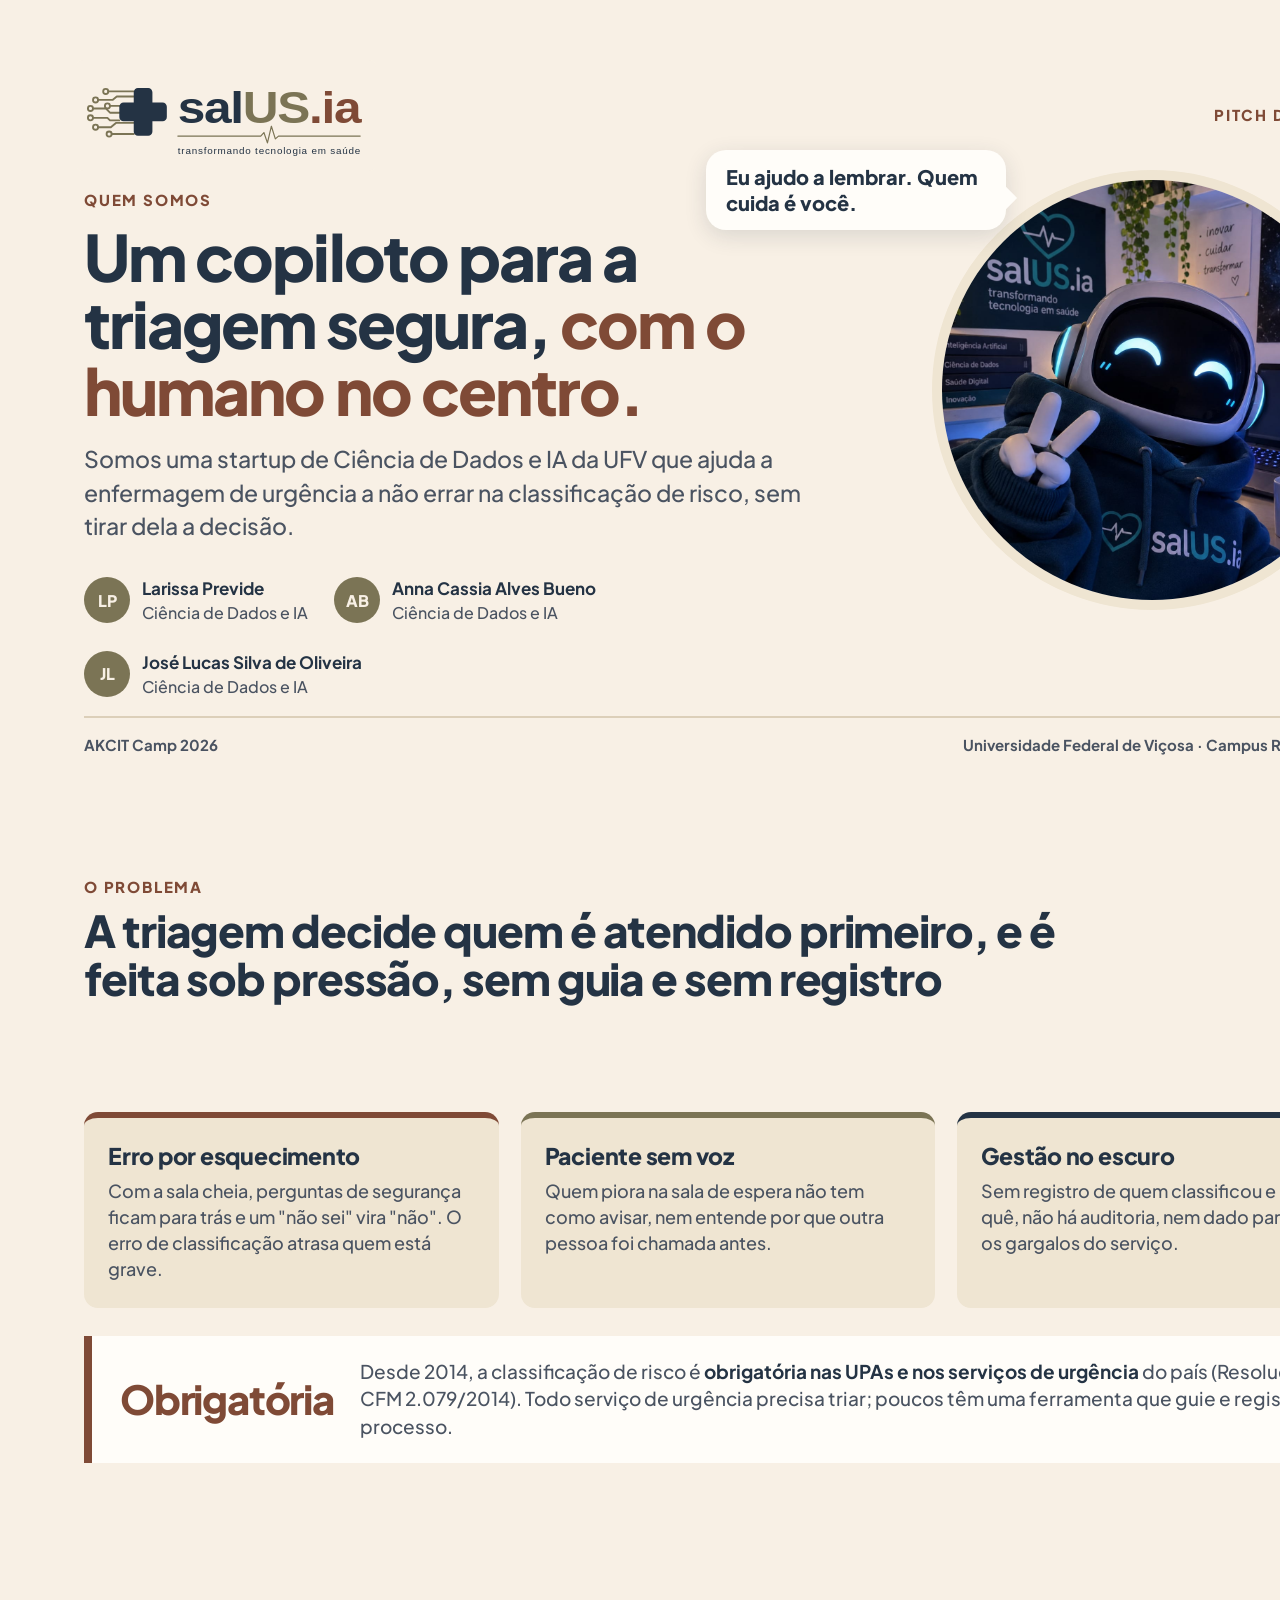
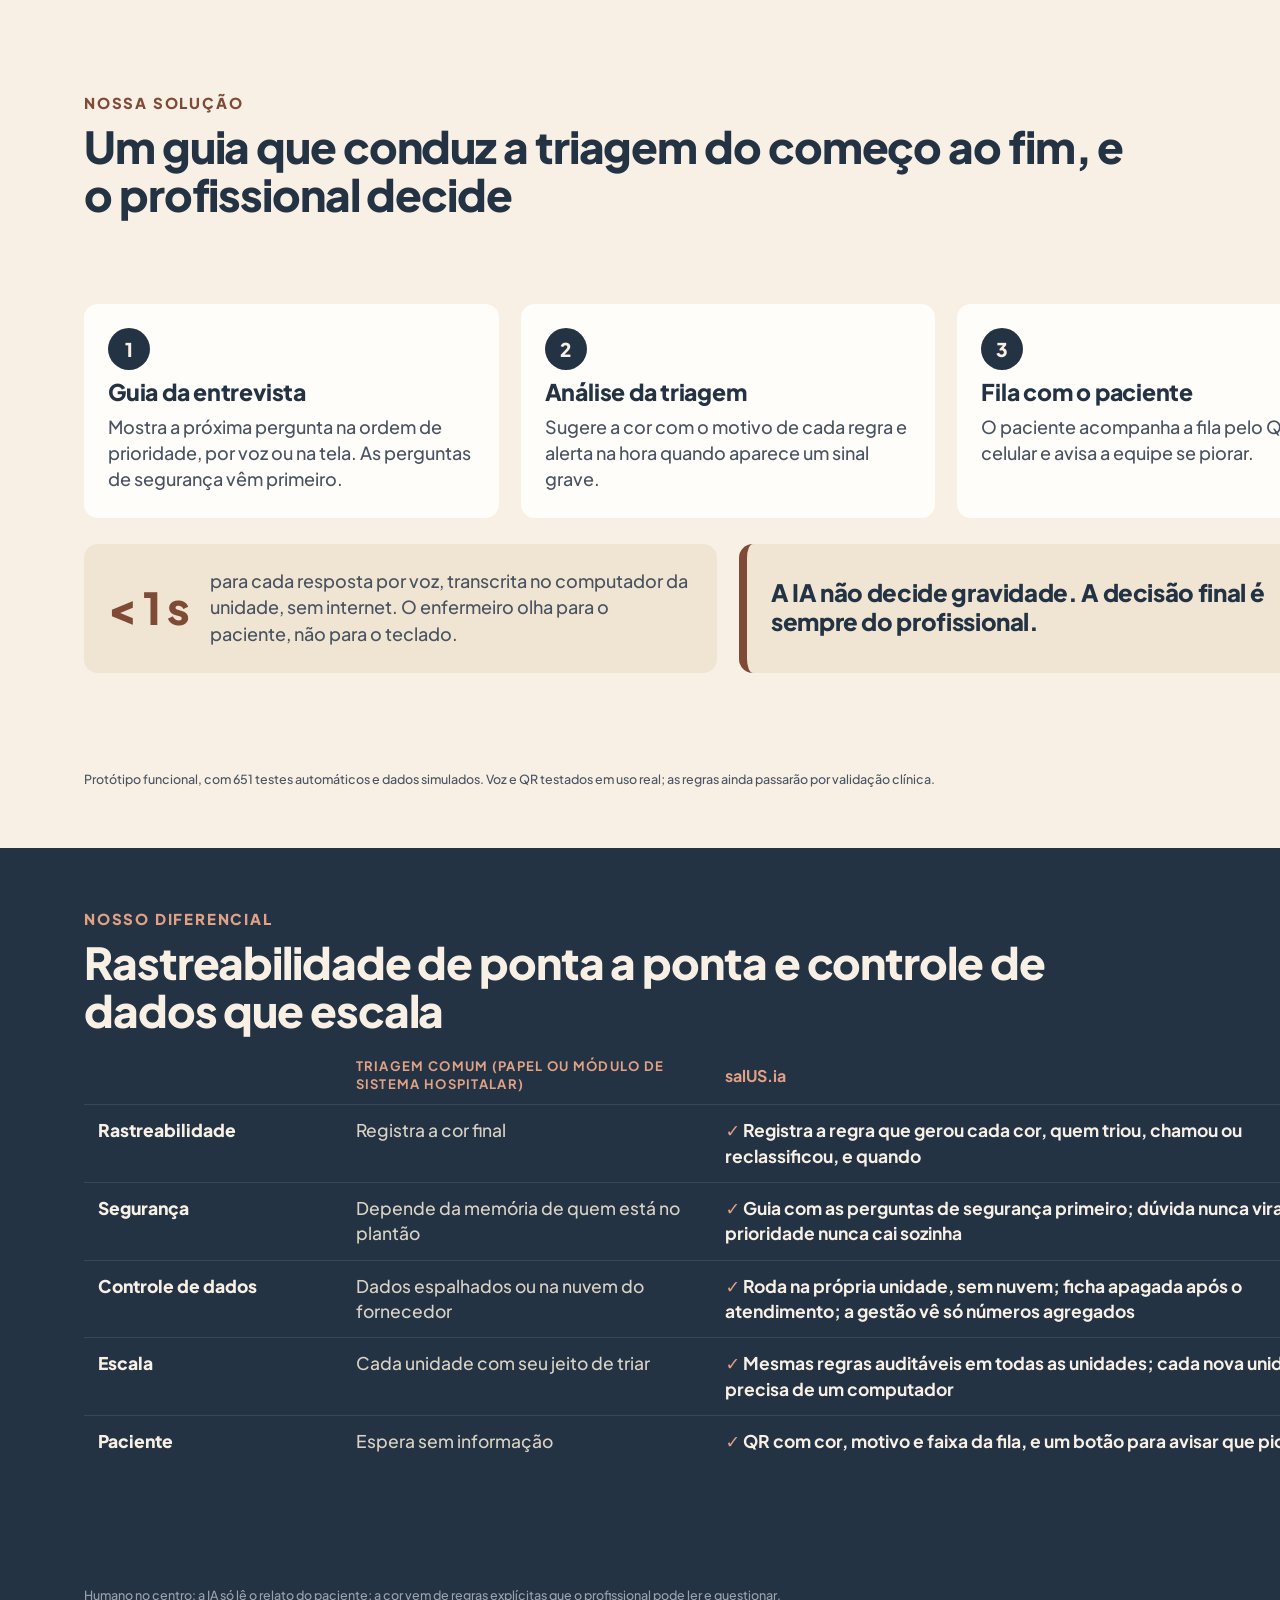
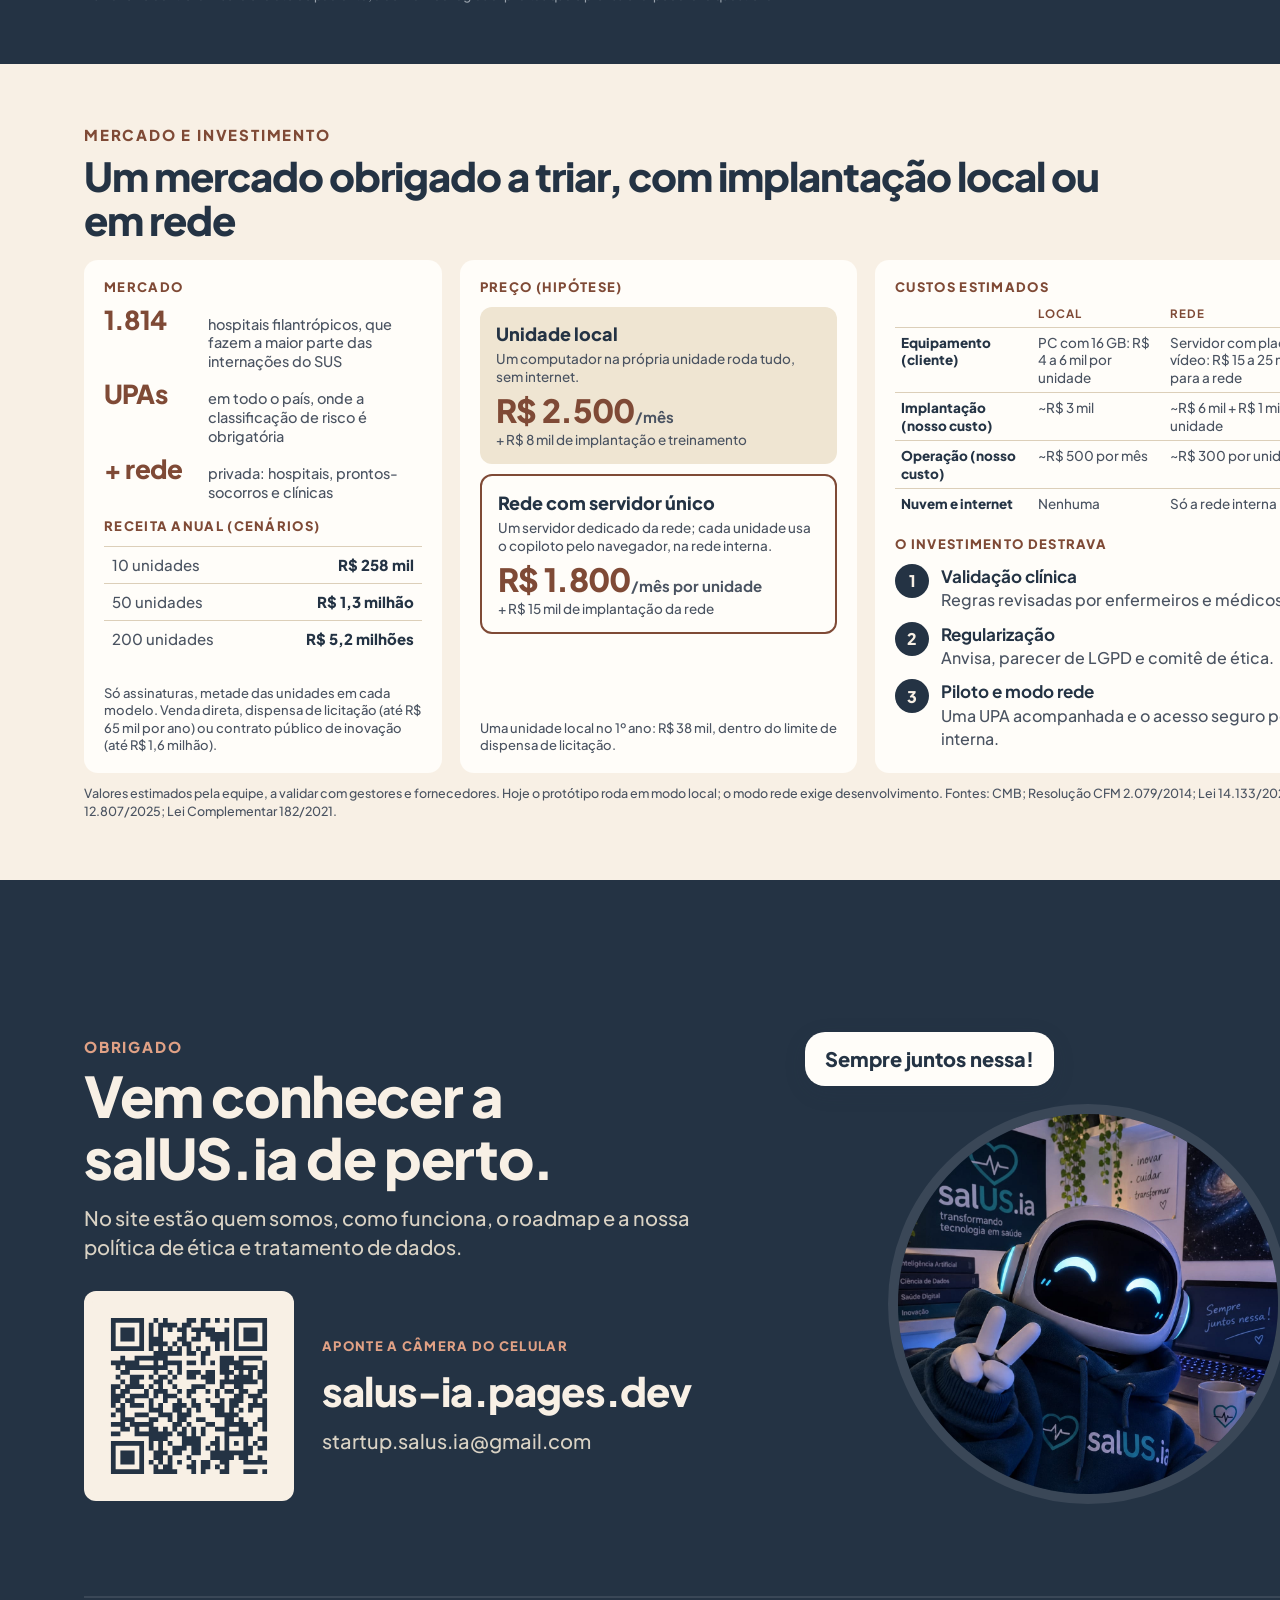
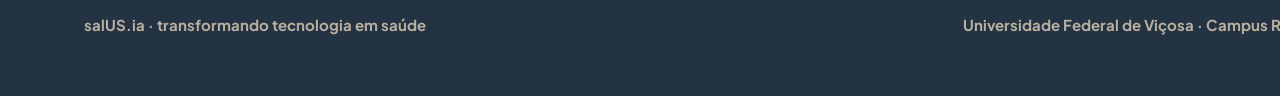
<file: docs/apresentacao/pitch_deck.html>
<!doctype html>
<html lang="pt-BR">
<head>
<meta charset="utf-8">
<title>salUS.ia — Pitch Deck</title>
<!-- Fonte do pitch deck (5 slides). Para gerar o PDF: abrir no Chrome e imprimir em PDF (sem margens,
     com gráficos de plano de fundo), ou usar o Chrome em modo headless com --print-to-pdf. -->
<link rel="preconnect" href="https://fonts.googleapis.com">
<link rel="preconnect" href="https://fonts.gstatic.com" crossorigin>
<link rel="stylesheet" href="https://fonts.googleapis.com/css2?family=Plus+Jakarta+Sans:wght@400;500;600;700;800&display=swap">
<style>
:root {
  /* paleta da marca salUS.ia: azul-marinho, oliva, ferrugem e creme (cores do logo) */
  --fundo: #f8f0e5; --cartao: #efe5d2; --tinta: #243344; --tinta-suave: #4a5361;
  --marinho: #243344; --oliva: #7b7455; --ferrugem: #7f4a36; --linha: #dccfb9; --branco: #fffdf9;
  --claro-escuro: #d9d2c4; --ferrugem-clara: #e0a185; --oliva-clara: #c1b78e; --linha-escura: #3a4757;
}
@page { size: 1456px 816px; margin: 0; }
* { box-sizing: border-box; }
html { -webkit-print-color-adjust: exact; print-color-adjust: exact; }
body { margin: 0; background: var(--fundo); color: var(--tinta); font: 500 20px/1.45 "Plus Jakarta Sans", "Segoe UI", system-ui, sans-serif; }
.slide { width: 1456px; height: 816px; padding: 60px 84px; position: relative; overflow: hidden; break-after: page;
  display: flex; flex-direction: column; background: var(--fundo); }
.slide:last-child { break-after: auto; }
.slide.escuro { background: var(--marinho); color: var(--fundo); }
p { margin: 0; }
h1 { font-size: 64px; line-height: 1.05; font-weight: 800; letter-spacing: -.03em; margin: 12px 0 0; color: var(--marinho); }
h1 em { font-style: normal; color: var(--ferrugem); }
h2 { font-size: 44px; line-height: 1.1; font-weight: 800; letter-spacing: -.025em; margin: 8px 0 0; color: var(--marinho); max-width: 1050px; }
h3 { font-size: 23px; line-height: 1.2; font-weight: 800; letter-spacing: -.01em; margin: 0; color: var(--marinho); }
.slide.escuro h2, .slide.escuro h3 { color: var(--fundo); }
.selo { font-size: 15px; font-weight: 800; letter-spacing: .12em; text-transform: uppercase; color: var(--ferrugem); }
.slide.escuro .selo { color: var(--ferrugem-clara); }
.sub { font-size: 23px; color: var(--tinta-suave); margin-top: 18px; max-width: 720px; }
.topo-linha { display: flex; justify-content: space-between; align-items: center; }
.logo-img { width: 300px; display: block; margin-left: -8px; }
.rodape { margin-top: auto; border-top: 2px solid var(--linha); padding-top: 16px; display: flex; justify-content: space-between;
  font-size: 15px; font-weight: 700; color: var(--tinta-suave); }
.fonte { font-size: 12.5px; color: var(--tinta-suave); margin-top: 12px; line-height: 1.4; }
.slide.escuro .fonte { color: #9aa3ad; }

.mascote { position: absolute; border-radius: 50%; object-fit: cover; object-position: 50% 40%; border: 10px solid var(--cartao); }
.balao { position: absolute; background: var(--branco); color: var(--marinho); font-weight: 800; font-size: 20px; line-height: 1.3;
  padding: 14px 20px; border-radius: 20px; box-shadow: 0 6px 22px rgba(36, 51, 68, .14); max-width: 300px; }
.balao::after { content: ""; position: absolute; width: 20px; height: 20px; background: var(--branco); transform: rotate(45deg); right: -7px; bottom: 22px; }

.grade { display: grid; gap: 22px; }
.g2 { grid-template-columns: 1fr 1fr; } .g3 { grid-template-columns: repeat(3, 1fr); } .g4 { grid-template-columns: repeat(4, 1fr); }
.cartao { background: var(--cartao); border-radius: 14px; padding: 24px 24px 26px; display: flex; flex-direction: column; gap: 8px; color: var(--tinta-suave); font-size: 18px; }
.cartao.branco { background: var(--branco); }
.cartao.topo { border-top: 6px solid var(--ferrugem); } .cartao.topo.oliva { border-top-color: var(--oliva); } .cartao.topo.marinho { border-top-color: var(--marinho); }
.num { width: 42px; height: 42px; border-radius: 50%; display: grid; place-items: center; background: var(--marinho); color: var(--fundo); font-weight: 800; font-size: 19px; }
.grande { font-size: 44px; font-weight: 800; letter-spacing: -.03em; line-height: 1; color: var(--ferrugem); }
.tag { font-size: 13px; font-weight: 800; letter-spacing: .1em; text-transform: uppercase; color: var(--ferrugem); }
.frase { font-size: 30px; font-weight: 800; line-height: 1.22; letter-spacing: -.015em; color: var(--marinho); }

/* slide 1 */
.equipe { display: flex; gap: 26px; margin-top: 34px; flex-wrap: wrap; }
.membro { display: flex; align-items: center; gap: 12px; font-size: 16px; color: var(--tinta-suave); }
.membro strong { display: block; color: var(--marinho); font-size: 17px; }
.inicial { width: 46px; height: 46px; border-radius: 50%; display: grid; place-items: center; background: var(--oliva); color: var(--fundo); font-weight: 800; }

/* slide 2 */
.fato { display: flex; gap: 26px; align-items: center; border-left: 8px solid var(--ferrugem); background: var(--branco); border-radius: 0 14px 14px 0; padding: 22px 28px; margin-top: 28px; margin-bottom: auto; }
.fato .grande { font-size: 40px; flex: none; }

/* slide 4 */
.tabela { width: 100%; border-collapse: collapse; font-size: 17.5px; margin-top: 22px; }
.tabela th { text-align: left; font-size: 13px; letter-spacing: .1em; text-transform: uppercase; color: var(--ferrugem-clara); padding: 0 14px 10px; }
.tabela td { padding: 13px 14px; border-top: 1px solid var(--linha-escura); color: var(--claro-escuro); vertical-align: top; }
.tabela td:first-child { color: var(--fundo); font-weight: 800; width: 20%; }
.tabela td.nos { color: var(--fundo); font-weight: 700; }
.tabela td.nos::before { content: "✓ "; color: var(--ferrugem-clara); font-weight: 800; }

/* slide 6 */
.fim { flex: 1; display: grid; grid-template-columns: 1.2fr 1fr; gap: 40px; align-items: center; }
.fim-texto { font-size: 20px; color: var(--claro-escuro); max-width: 640px; margin-top: 14px; }
.qr-grande { display: flex; align-items: center; gap: 28px; margin-top: 30px; }
.qr-grande img { width: 210px; height: 210px; border-radius: 12px; background: var(--fundo); padding: 8px; }
.url { font-size: 40px; font-weight: 800; letter-spacing: -.02em; color: var(--fundo); margin-top: 6px; }
.fim-mascote { display: flex; flex-direction: column; align-items: center; gap: 18px; }
.fim-mascote img { width: 400px; height: 400px; border-radius: 50%; object-fit: cover; object-position: 50% 40%; border: 10px solid var(--linha-escura); }
.slide.escuro .balao { color: var(--marinho); }

/* slide 5 */
.tres { display: grid; grid-template-columns: 0.9fr 1fr 1.25fr; gap: 18px; margin-top: 18px; flex: 1; min-height: 0; }
.tres .caixa { padding: 18px 20px; gap: 10px; }
.stat { display: flex; gap: 12px; align-items: baseline; font-size: 14.5px; color: var(--tinta-suave); line-height: 1.3; }
.stat .grande { font-size: 26px; flex: none; min-width: 92px; }
.mini-nota { font-size: 13px; color: var(--tinta-suave); line-height: 1.35; margin-top: auto; }
.plano { background: var(--cartao); border-radius: 12px; padding: 14px 16px; display: flex; flex-direction: column; gap: 3px; }
.destaque-plano { border: 2px solid var(--ferrugem); background: var(--branco); }
.plano-nome { font-size: 18px; font-weight: 800; color: var(--marinho); }
.plano-desc { font-size: 13.5px; color: var(--tinta-suave); line-height: 1.35; }
.preco { font-size: 32px; font-weight: 800; color: var(--ferrugem); letter-spacing: -.02em; line-height: 1.1; margin-top: 4px; }
.preco small { font-size: 15px; color: var(--tinta-suave); font-weight: 700; letter-spacing: 0; }
.custos { width: 100%; border-collapse: collapse; font-size: 13.5px; line-height: 1.3; }
.custos th { text-align: left; font-size: 11.5px; letter-spacing: .08em; text-transform: uppercase; color: var(--ferrugem); padding: 0 6px 5px; }
.custos td { padding: 6px; border-top: 1px solid var(--linha); color: var(--tinta-suave); vertical-align: top; }
.custos td:first-child { font-weight: 800; color: var(--marinho); width: 30%; }

.colunas { display: grid; grid-template-columns: 1.05fr 1fr; gap: 26px; margin-top: 20px; flex: 1; min-height: 0; }
.caixa { background: var(--branco); border-radius: 14px; padding: 20px 24px; display: flex; flex-direction: column; gap: 12px; }
.mercado { display: grid; grid-template-columns: repeat(3, 1fr); gap: 12px; }
.mercado div { background: var(--cartao); border-radius: 10px; padding: 14px 14px 16px; font-size: 15px; color: var(--tinta-suave); line-height: 1.35; }
.mercado .grande { font-size: 30px; display: block; margin-bottom: 6px; }
.cenarios { width: 100%; border-collapse: collapse; font-size: 15px; }
.cenarios th { text-align: left; font-size: 12px; letter-spacing: .08em; text-transform: uppercase; color: var(--ferrugem); padding: 0 8px 6px; }
.cenarios td { padding: 7px 8px; border-top: 1px solid var(--linha); color: var(--tinta-suave); }
.cenarios td:last-child { font-weight: 800; color: var(--marinho); text-align: right; }
.cenarios th:last-child { text-align: right; }
.usos { list-style: none; margin: 0; padding: 0; display: grid; gap: 10px; }
.usos li { display: grid; grid-template-columns: 34px 1fr; gap: 12px; align-items: start; font-size: 16px; color: var(--tinta-suave); }
.usos li strong { color: var(--marinho); display: block; font-size: 17px; }
.usos .num { width: 34px; height: 34px; font-size: 16px; }
.caminhos { display: flex; gap: 8px; flex-wrap: wrap; }
.caminhos span { background: var(--cartao); border-radius: 999px; padding: 5px 13px; font-size: 14px; font-weight: 700; color: var(--marinho); }
.qr-mini { display: flex; align-items: center; gap: 16px; margin-top: auto; border-top: 1px solid var(--linha); padding-top: 12px; }
.qr-mini img { width: 74px; height: 74px; border-radius: 6px; }
.qr-mini p { font-size: 14.5px; color: var(--tinta-suave); }
.qr-mini strong { display: block; font-size: 20px; color: var(--marinho); }
</style>
</head>
<body>

<!-- 1. quem somos -->
<section class="slide">
  <div class="topo-linha"><img class="logo-img" src="../marca/logo.svg" alt="salUS.ia: transformando tecnologia em saúde"><p class="selo">Pitch Deck 2026</p></div>
  <div style="flex:1;display:flex;flex-direction:column;justify-content:center;max-width:780px">
    <p class="selo">Quem somos</p>
    <h1>Um copiloto para a triagem segura, <em>com o humano no centro.</em></h1>
    <p class="sub">Somos uma startup de Ciência de Dados e IA da UFV que ajuda a enfermagem de urgência a não errar na classificação de risco, sem tirar dela a decisão.</p>
    <div class="equipe">
      <div class="membro"><span class="inicial">LP</span><span><strong>Larissa Previde</strong>Ciência de Dados e IA</span></div>
      <div class="membro"><span class="inicial">AB</span><span><strong>Anna Cassia Alves Bueno</strong>Ciência de Dados e IA</span></div>
      <div class="membro"><span class="inicial">JL</span><span><strong>José Lucas Silva de Oliveira</strong>Ciência de Dados e IA</span></div>
    </div>
  </div>
  <img class="mascote" src="../marca/mascote.jpg" alt="Mascote da salUS.ia: um robô sorridente de moletom" style="width:440px;height:440px;right:84px;top:170px">
  <p class="balao" style="right:450px;top:150px">Eu ajudo a lembrar. Quem cuida é você.</p>
  <div class="rodape"><span>AKCIT Camp 2026</span><span>Universidade Federal de Viçosa · Campus Rio Paranaíba</span></div>
</section>

<!-- 2. problema -->
<section class="slide">
  <p class="selo">O problema</p>
  <h2>A triagem decide quem é atendido primeiro, e é feita sob pressão, sem guia e sem registro</h2>
  <div class="grade g3" style="margin-top:auto">
    <div class="cartao topo"><h3>Erro por esquecimento</h3><p>Com a sala cheia, perguntas de segurança ficam para trás e um "não sei" vira "não". O erro de classificação atrasa quem está grave.</p></div>
    <div class="cartao topo oliva"><h3>Paciente sem voz</h3><p>Quem piora na sala de espera não tem como avisar, nem entende por que outra pessoa foi chamada antes.</p></div>
    <div class="cartao topo marinho"><h3>Gestão no escuro</h3><p>Sem registro de quem classificou e por quê, não há auditoria, nem dado para achar os gargalos do serviço.</p></div>
  </div>
  <div class="fato">
    <p class="grande">Obrigatória</p>
    <p style="font-size:19px;color:var(--tinta-suave)">Desde 2014, a classificação de risco é <strong style="color:var(--marinho)">obrigatória nas UPAs e nos serviços de urgência</strong> do país (Resolução CFM 2.079/2014). Todo serviço de urgência precisa triar; poucos têm uma ferramenta que guie e registre o processo.</p>
  </div>
</section>

<!-- 3. solução -->
<section class="slide">
  <p class="selo">Nossa solução</p>
  <h2>Um guia que conduz a triagem do começo ao fim, e o profissional decide</h2>
  <div class="grade g3" style="margin-top:auto">
    <div class="cartao branco"><span class="num">1</span><h3>Guia da entrevista</h3><p>Mostra a próxima pergunta na ordem de prioridade, por voz ou na tela. As perguntas de segurança vêm primeiro.</p></div>
    <div class="cartao branco"><span class="num">2</span><h3>Análise da triagem</h3><p>Sugere a cor com o motivo de cada regra e alerta na hora quando aparece um sinal grave.</p></div>
    <div class="cartao branco"><span class="num">3</span><h3>Fila com o paciente</h3><p>O paciente acompanha a fila pelo QR no celular e avisa a equipe se piorar.</p></div>
  </div>
  <div class="grade g2" style="margin-top:26px;margin-bottom:auto;align-items:stretch">
    <div class="cartao" style="flex-direction:row;align-items:center;gap:22px">
      <p class="grande" style="flex:none">&lt; 1 s</p><p>para cada resposta por voz, transcrita no computador da unidade, sem internet. O enfermeiro olha para o paciente, não para o teclado.</p>
    </div>
    <div class="cartao" style="flex-direction:row;align-items:center;gap:22px;border-left:8px solid var(--ferrugem)">
      <p class="frase" style="font-size:24px">A IA não decide gravidade. A decisão final é sempre do profissional.</p>
    </div>
  </div>
  <p class="fonte">Protótipo funcional, com 651 testes automáticos e dados simulados. Voz e QR testados em uso real; as regras ainda passarão por validação clínica.</p>
</section>

<!-- 4. diferencial -->
<section class="slide escuro">
  <p class="selo">Nosso diferencial</p>
  <h2>Rastreabilidade de ponta a ponta e controle de dados que escala</h2>
  <table class="tabela">
    <thead><tr><th></th><th>Triagem comum (papel ou módulo de sistema hospitalar)</th><th style="text-transform:none;letter-spacing:0;font-size:16px">salUS.ia</th></tr></thead>
    <tbody>
      <tr><td>Rastreabilidade</td><td>Registra a cor final</td><td class="nos">Registra a regra que gerou cada cor, quem triou, chamou ou reclassificou, e quando</td></tr>
      <tr><td>Segurança</td><td>Depende da memória de quem está no plantão</td><td class="nos">Guia com as perguntas de segurança primeiro; dúvida nunca vira "não"; a prioridade nunca cai sozinha</td></tr>
      <tr><td>Controle de dados</td><td>Dados espalhados ou na nuvem do fornecedor</td><td class="nos">Roda na própria unidade, sem nuvem; ficha apagada após o atendimento; a gestão vê só números agregados</td></tr>
      <tr><td>Escala</td><td>Cada unidade com seu jeito de triar</td><td class="nos">Mesmas regras auditáveis em todas as unidades; cada nova unidade só precisa de um computador</td></tr>
      <tr><td>Paciente</td><td>Espera sem informação</td><td class="nos">QR com cor, motivo e faixa da fila, e um botão para avisar que piorou</td></tr>
    </tbody>
  </table>
  <p class="fonte" style="margin-top:auto">Humano no centro: a IA só lê o relato do paciente; a cor vem de regras explícitas que o profissional pode ler e questionar.</p>
</section>

<!-- 5. mercado, preço, custos e investimento -->
<section class="slide">
  <p class="selo">Mercado e investimento</p>
  <h2 style="font-size:40px">Um mercado obrigado a triar, com implantação local ou em rede</h2>
  <div class="tres">
    <div class="caixa">
      <p class="tag">Mercado</p>
      <div class="stat"><span class="grande">1.814</span><span>hospitais filantrópicos, que fazem a maior parte das internações do SUS</span></div>
      <div class="stat"><span class="grande">UPAs</span><span>em todo o país, onde a classificação de risco é obrigatória</span></div>
      <div class="stat"><span class="grande">+ rede</span><span>privada: hospitais, prontos-socorros e clínicas</span></div>
      <p class="tag" style="margin-top:6px">Receita anual (cenários)</p>
      <table class="cenarios">
        <tbody>
          <tr><td>10 unidades</td><td>R$ 258 mil</td></tr>
          <tr><td>50 unidades</td><td>R$ 1,3 milhão</td></tr>
          <tr><td>200 unidades</td><td>R$ 5,2 milhões</td></tr>
        </tbody>
      </table>
      <p class="mini-nota">Só assinaturas, metade das unidades em cada modelo. Venda direta, dispensa de licitação (até R$ 65 mil por ano) ou contrato público de inovação (até R$ 1,6 milhão).</p>
    </div>
    <div class="caixa">
      <p class="tag">Preço (hipótese)</p>
      <div class="plano">
        <p class="plano-nome">Unidade local</p>
        <p class="plano-desc">Um computador na própria unidade roda tudo, sem internet.</p>
        <p class="preco">R$ 2.500<small>/mês</small></p>
        <p class="plano-desc">+ R$ 8 mil de implantação e treinamento</p>
      </div>
      <div class="plano destaque-plano">
        <p class="plano-nome">Rede com servidor único</p>
        <p class="plano-desc">Um servidor dedicado da rede; cada unidade usa o copiloto pelo navegador, na rede interna.</p>
        <p class="preco">R$ 1.800<small>/mês por unidade</small></p>
        <p class="plano-desc">+ R$ 15 mil de implantação da rede</p>
      </div>
      <p class="mini-nota">Uma unidade local no 1º ano: R$ 38 mil, dentro do limite de dispensa de licitação.</p>
    </div>
    <div class="caixa">
      <p class="tag">Custos estimados</p>
      <table class="custos">
        <thead><tr><th></th><th>Local</th><th>Rede</th></tr></thead>
        <tbody>
          <tr><td>Equipamento (cliente)</td><td>PC com 16 GB: R$ 4 a 6 mil por unidade</td><td>Servidor com placa de vídeo: R$ 15 a 25 mil, um para a rede</td></tr>
          <tr><td>Implantação (nosso custo)</td><td>~R$ 3 mil</td><td>~R$ 6 mil + R$ 1 mil por unidade</td></tr>
          <tr><td>Operação (nosso custo)</td><td>~R$ 500 por mês</td><td>~R$ 300 por unidade/mês</td></tr>
          <tr><td>Nuvem e internet</td><td>Nenhuma</td><td>Só a rede interna</td></tr>
        </tbody>
      </table>
      <p class="tag" style="margin-top:6px">O investimento destrava</p>
      <ul class="usos">
        <li><span class="num">1</span><span><strong>Validação clínica</strong>Regras revisadas por enfermeiros e médicos.</span></li>
        <li><span class="num">2</span><span><strong>Regularização</strong>Anvisa, parecer de LGPD e comitê de ética.</span></li>
        <li><span class="num">3</span><span><strong>Piloto e modo rede</strong>Uma UPA acompanhada e o acesso seguro pela rede interna.</span></li>
      </ul>
    </div>
  </div>
  <p class="fonte">Valores estimados pela equipe, a validar com gestores e fornecedores. Hoje o protótipo roda em modo local; o modo rede exige desenvolvimento. Fontes: CMB; Resolução CFM 2.079/2014; Lei 14.133/2021 e Decreto 12.807/2025; Lei Complementar 182/2021.</p>
</section>

<!-- 6. encerramento com o QR do site -->
<section class="slide escuro">
  <div class="fim">
    <div>
      <p class="selo">Obrigado</p>
      <h2 style="font-size:56px;max-width:640px">Vem conhecer a salUS.ia de perto.</h2>
      <p class="fim-texto">No site estão quem somos, como funciona, o roadmap e a nossa política de ética e tratamento de dados.</p>
      <div class="qr-grande">
        <img src="../marca/qr_site.svg" alt="QR code para o site da salUS.ia: salus-ia.pages.dev">
        <div>
          <p class="tag" style="color:var(--ferrugem-clara)">Aponte a câmera do celular</p>
          <p class="url">salus-ia.pages.dev</p>
          <p class="fim-texto" style="margin-top:6px">startup.salus.ia@gmail.com</p>
        </div>
      </div>
    </div>
    <div class="fim-mascote">
      <p class="balao" style="position:static;max-width:320px;align-self:flex-start">Sempre juntos nessa!</p>
      <img src="../marca/mascote.jpg" alt="Mascote da salUS.ia: um robô sorridente de moletom">
    </div>
  </div>
  <div class="rodape" style="border-color:var(--linha-escura);color:#b9b09e"><span>salUS.ia · transformando tecnologia em saúde</span><span>Universidade Federal de Viçosa · Campus Rio Paranaíba</span></div>
</section>

</body>
</html>
</file>
<file: docs/site.css>
/* Site da salUS.ia. Sem fontes, scripts ou imagens de fora: nada é carregado de outro servidor. */
:root {
  --fundo: #f8f0e5; --papel: #fffdf9; --cartao: #efe5d2; --linha: #e0d4bf;
  --tinta: #1c2836; --tinta-suave: #55524a;
  --marinho: #243344; --oliva: #7b7455; --ferrugem: #7f4a36; --sobre-marinho: #ffffff;
  --ok: #2f6b3f; --ok-fundo: #e1eedf; --hip: #8a5a12; --hip-fundo: #f6e7c4;
  --raio: 16px;
  color-scheme: light dark;
}
@media (prefers-color-scheme: dark) {
  :root {
    --fundo: #131a24; --papel: #1b2531; --cartao: #222d3a; --linha: #313d4b;
    --tinta: #f4ecdf; --tinta-suave: #b9b09e;
    --marinho: #d9cea7; --oliva: #c1b78e; --ferrugem: #e0a185; --sobre-marinho: #17222f;
    --ok: #8fd19e; --ok-fundo: #1d3324; --hip: #f0c77a; --hip-fundo: #3a2f17;
  }
}
* { box-sizing: border-box; }
html { scroll-behavior: smooth; }
@media (prefers-reduced-motion: reduce) { html { scroll-behavior: auto; } }
body { margin: 0; background: var(--fundo); color: var(--tinta);
  font: 17px/1.6 "Segoe UI", system-ui, -apple-system, "Helvetica Neue", Arial, sans-serif; }
h1, h2, h3 { line-height: 1.12; letter-spacing: -.02em; margin: 0; font-weight: 800; color: var(--marinho); }
h1 { font-size: clamp(2.1rem, 5.4vw, 3.6rem); }
h2 { font-size: clamp(1.6rem, 3.6vw, 2.4rem); }
h3 { font-size: 1.15rem; }
p { margin: 0; }
a { color: var(--ferrugem); text-underline-offset: 3px; }
a:hover { text-decoration-thickness: 2px; }
:focus-visible { outline: 3px solid var(--ferrugem); outline-offset: 3px; border-radius: 4px; }
.pular { position: absolute; left: -999px; }
.pular:focus { left: 16px; top: 12px; background: var(--papel); padding: 8px 14px; border-radius: 999px; z-index: 10; }

.largura { max-width: 1120px; margin: 0 auto; padding: 0 16px; }

/* topo */
.topo { position: sticky; top: 0; z-index: 5; background: color-mix(in srgb, var(--fundo) 92%, transparent);
  backdrop-filter: blur(8px); border-bottom: 1px solid var(--linha); }
.topo .largura { display: flex; align-items: center; justify-content: space-between; gap: 12px 24px; padding-block: 10px; flex-wrap: wrap; }
.marca { display: flex; align-items: center; gap: 10px; text-decoration: none; font-weight: 800; font-size: 1.35rem; letter-spacing: -.02em; }
.marca svg { width: 52px; height: 35px; }
.n-sal { color: var(--marinho); } .n-us { color: var(--oliva); } .n-ia { color: var(--ferrugem); }
.cruz { fill: var(--marinho); }
.trilha { fill: none; stroke: var(--oliva); stroke-width: 2.2; stroke-linecap: round; stroke-linejoin: round; }
nav ul { display: flex; flex-wrap: wrap; gap: 4px 18px; list-style: none; margin: 0; padding: 0; }
nav a { color: var(--tinta); text-decoration: none; font-weight: 600; font-size: .95rem; }
nav a:hover { color: var(--ferrugem); }

/* seções */
section { padding: 72px 0; border-bottom: 1px solid var(--linha); }
section:last-of-type { border-bottom: 0; }
.selo { font-size: .8rem; font-weight: 800; letter-spacing: .12em; text-transform: uppercase; color: var(--ferrugem); margin-bottom: 12px; }
.intro { color: var(--tinta-suave); font-size: 1.1rem; max-width: 62ch; margin-top: 14px; }

.heroi .largura { display: grid; grid-template-columns: minmax(0, 1.25fr) minmax(0, 1fr); gap: 40px; align-items: center; }
.heroi h1 span { color: var(--ferrugem); display: block; }
.mascote { width: 100%; height: auto; max-width: 420px; aspect-ratio: 1; object-fit: cover; object-position: 50% 38%; border-radius: 50%;
  border: 10px solid var(--cartao); justify-self: center; }
.botoes { display: flex; flex-wrap: wrap; gap: 12px; margin-top: 28px; }
.botao { display: inline-block; padding: 13px 24px; border-radius: 999px; font-weight: 800; text-decoration: none; }
.botao.cheio { background: var(--marinho); color: var(--sobre-marinho); }
.botao.vazio { border: 2px solid var(--marinho); color: var(--marinho); }
.aviso { margin-top: 24px; padding: 12px 16px; border-radius: 12px; background: var(--hip-fundo); color: var(--tinta);
  font-size: .95rem; border-left: 5px solid var(--hip); max-width: 62ch; }

.grade { display: grid; gap: 18px; margin-top: 36px; }
.g2 { grid-template-columns: repeat(2, minmax(0, 1fr)); }
.g3 { grid-template-columns: repeat(3, minmax(0, 1fr)); }
.g4 { grid-template-columns: repeat(4, minmax(0, 1fr)); }
.cartao { background: var(--papel); border: 1px solid var(--linha); border-radius: var(--raio); padding: 24px; display: flex; flex-direction: column; gap: 10px; }
.cartao p, .cartao li { color: var(--tinta-suave); }
.cartao.topo-cor { border-top: 5px solid var(--ferrugem); }
.cartao .estado { margin-bottom: 2px; }
.num { width: 40px; height: 40px; border-radius: 50%; display: grid; place-items: center; background: var(--marinho); color: var(--sobre-marinho); font-weight: 800; }
.lista { margin: 0; padding-left: 20px; display: grid; gap: 6px; }

.estado { display: inline-block; font-size: .75rem; font-weight: 800; letter-spacing: .06em; text-transform: uppercase;
  padding: 3px 10px; border-radius: 999px; align-self: flex-start; }
.estado.feito { background: var(--ok-fundo); color: var(--ok); }
.estado.agora { background: var(--hip-fundo); color: var(--hip); }
.estado.depois { background: var(--cartao); color: var(--tinta-suave); }

.subtitulo { margin-top: 44px; }
.equipe { list-style: none; margin: 16px 0 0; padding: 0; display: grid; grid-template-columns: repeat(3, minmax(0, 1fr)); gap: 14px; }
.equipe li { display: flex; gap: 14px; align-items: center; background: var(--papel); border: 1px solid var(--linha); border-radius: var(--raio); padding: 16px 18px; }
.equipe strong { display: block; color: var(--tinta); }
.equipe li > span:last-child { color: var(--tinta-suave); font-size: .92rem; line-height: 1.4; }
.inicial { flex: none; width: 48px; height: 48px; border-radius: 50%; display: grid; place-items: center; font-weight: 800;
  background: var(--oliva); color: var(--sobre-marinho); letter-spacing: .02em; }
.linha-tempo { list-style: none; margin: 36px 0 0; padding: 0; display: grid; gap: 0; }
.linha-tempo li { display: grid; grid-template-columns: 150px minmax(0, 1fr); gap: 24px; padding: 22px 0; border-top: 1px solid var(--linha); }
.linha-tempo li:first-child { border-top: 0; }
.linha-tempo .quando { font-weight: 800; color: var(--marinho); }
.linha-tempo h3 { margin-bottom: 6px; }
.linha-tempo p { color: var(--tinta-suave); }

.compromissos { display: grid; grid-template-columns: repeat(2, minmax(0, 1fr)); gap: 14px 28px; margin: 32px 0 0; padding: 0; list-style: none; }
.compromissos li { padding-left: 32px; position: relative; color: var(--tinta-suave); }
.compromissos li::before { content: "✓"; position: absolute; left: 0; top: 0; width: 22px; height: 22px; border-radius: 50%;
  background: var(--marinho); color: var(--sobre-marinho); font-size: .8rem; font-weight: 800; display: grid; place-items: center; }
.compromissos strong { color: var(--tinta); }

.rodape { padding: 40px 0 56px; color: var(--tinta-suave); font-size: .92rem; }
.rodape .largura { display: flex; flex-wrap: wrap; justify-content: space-between; gap: 12px 32px; }

/* política (texto longo) */
.documento { max-width: 760px; margin: 0 auto; padding: 56px 16px 72px; }
.documento h1 { font-size: clamp(2rem, 4.6vw, 2.8rem); }
.documento h2 { font-size: 1.5rem; margin: 48px 0 12px; padding-top: 8px; }
.documento h3 { margin: 26px 0 8px; }
.documento p, .documento li { color: var(--tinta-suave); }
.documento p + p { margin-top: 12px; }
.documento ul, .documento ol { padding-left: 22px; display: grid; gap: 6px; }
.documento strong { color: var(--tinta); }
.meta { color: var(--tinta-suave); margin-top: 12px; font-size: .95rem; }
.sumario { background: var(--papel); border: 1px solid var(--linha); border-radius: var(--raio); padding: 20px 24px; margin-top: 28px; }
.sumario ol { margin: 8px 0 0; }
.tabela { width: 100%; border-collapse: collapse; margin-top: 14px; font-size: .95rem; }
.tabela th { text-align: left; background: var(--cartao); color: var(--tinta); padding: 10px 12px; font-size: .85rem; }
.tabela td { padding: 10px 12px; border-bottom: 1px solid var(--linha); vertical-align: top; color: var(--tinta-suave); }
.tabela-rolagem { overflow-x: auto; }
.comparacao { width: 100%; border-collapse: collapse; margin-top: 32px; background: var(--papel); border: 1px solid var(--linha);
  border-radius: var(--raio); overflow: hidden; font-size: .98rem; }
.comparacao th, .comparacao td { text-align: left; padding: 14px 18px; border-top: 1px solid var(--linha); vertical-align: top; }
.comparacao thead th { border-top: 0; background: var(--cartao); color: var(--tinta); font-size: .85rem; }
.comparacao tbody th { color: var(--marinho); width: 18%; }
.comparacao td { color: var(--tinta-suave); }
.comparacao td:last-child { color: var(--tinta); font-weight: 600; }
.comparacao td:last-child::before { content: "✓ "; color: var(--ferrugem); font-weight: 800; }

@media (max-width: 900px) {
  .heroi .largura { grid-template-columns: minmax(0, 1fr); }
  .mascote { max-width: 280px; order: -1; }
  .g3, .g4 { grid-template-columns: repeat(2, minmax(0, 1fr)); }
  .equipe { grid-template-columns: minmax(0, 1fr); }
}
@media (max-width: 620px) {
  .topo { position: static; }
  section { padding: 52px 0; }
  .g2, .g3, .g4, .compromissos { grid-template-columns: minmax(0, 1fr); }
  .linha-tempo li { grid-template-columns: minmax(0, 1fr); gap: 4px; }
  nav ul { gap: 4px 14px; }
  .tabela { font-size: .88rem; }
}
@media print {
  .topo { position: static; } nav { display: none; }
  section { padding: 28px 0; }
}
</file>
